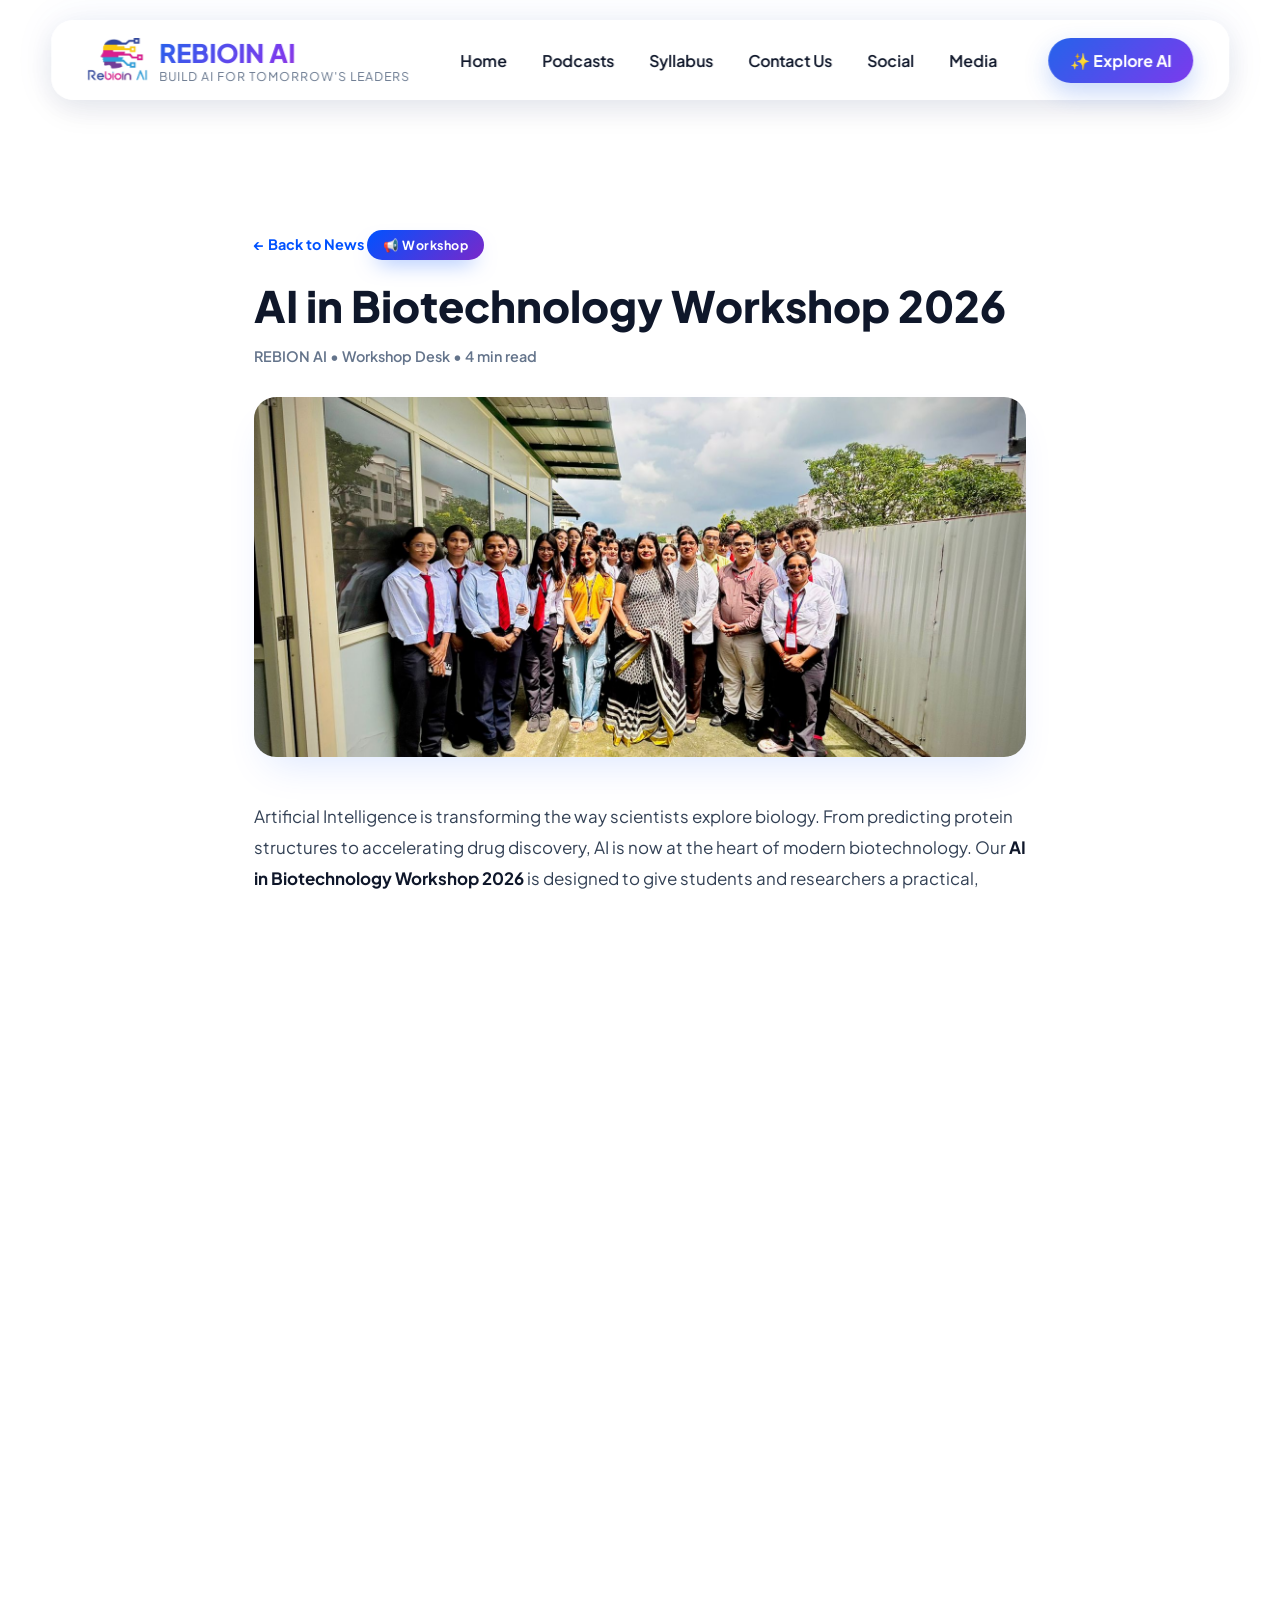
<file: blog-ai-workshop.html>
<!DOCTYPE html>
<html lang="en">
<head>
    <meta charset="UTF-8">
    <meta http-equiv="X-UA-Compatible" content="IE=edge">
    <meta name="viewport" content="width=device-width, initial-scale=1.0">
    <title>AI in Biotechnology Workshop 2026 - REBIOIN AI</title>
    <link rel="stylesheet" href="style.css">
    <link rel="stylesheet" href="blog.css">
</head>
<body>
    <nav class="navbar">
        <div class="logo">
            <span class="logo-icon"></span>
            <div class="logo-text">
                <h2>REBIOIN AI</h2>
                <span>BUILD AI FOR TOMORROW'S LEADERS</span>
            </div>
        </div>

        <ul class="nav-links">
            <li><a href="index.html">Home</a></li>
            <li><a href="podcase.html">Podcasts</a></li>
            <li><a href="sallybus.html">Syllabus</a></li>
            <li><a href="contact.html">Contact Us</a></li>
            <li><a href="social.html">Social</a></li>
            <li><a href="gallery.html">Media</a></li>
        </ul>

        <div class="nav-actions">
            <a href="https://urben.app/lms/" class="ai-btn" style="text-decoration:none;">✨ Explore AI</a>
        </div>
    </nav>

    <div id="main">
        <article class="blog-page">
            <a href="index.html" class="blog-back">&larr; Back to News</a>

            <span class="blog-tag">📢 Workshop</span>
            <h1 class="blog-title">AI in Biotechnology Workshop 2026</h1>
            <p class="blog-meta">REBION AI &bull; Workshop Desk &bull; 4 min read</p>

            <img src="images/18.jpeg" alt="AI in Biotechnology Workshop" class="blog-hero">

            <div class="blog-content">
                <p>
                    Artificial Intelligence is transforming the way scientists explore biology. From predicting
                    protein structures to accelerating drug discovery, AI is now at the heart of modern
                    biotechnology. Our <strong>AI in Biotechnology Workshop 2026</strong> is designed to give students
                    and researchers a practical, hands-on introduction to this exciting intersection.
                </p>

                <div class="blog-highlight">
                    A two-day, hands-on workshop that connects machine learning fundamentals with real biological
                    datasets and problems.
                </div>

                <h2>What You Will Learn</h2>
                <ul>
                    <li>Fundamentals of AI and machine learning for the life sciences</li>
                    <li>Working with biological and genomic datasets using Python</li>
                    <li>Sequence analysis, classification and prediction models</li>
                    <li>Introduction to tools used in bioinformatics and computational biology</li>
                    <li>Real-world case studies and guided mini-projects</li>
                </ul>

                <h2>Who Should Attend</h2>
                <p>
                    The workshop is ideal for undergraduate and postgraduate students of biotechnology,
                    microbiology, genetics, pharmacy and computer science, as well as faculty members and
                    research scholars who want to add AI skills to their scientific toolkit. No prior
                    programming experience is required.
                </p>

                <h2>Why It Matters</h2>
                <p>
                    Biotechnology is generating more data than ever before. The professionals who can combine
                    biological insight with AI and data skills will lead the next wave of discovery. This workshop
                    is a stepping stone toward that future and is aligned with REBION AI's mission of building AI
                    for tomorrow's leaders.
                </p>

                <h2>How to Register</h2>
                <p>
                    Seats are limited and allotted on a first-come, first-served basis. Reach out to our team
                    through the contact page to confirm dates, fees and your seat.
                </p>
            </div>

            <a class="blog-cta" href="contact.html">Register Your Seat &rarr;</a>
        </article>

        <section class="blog-related">
            <h2>More News &amp; Updates</h2>
            <div class="blog-related-grid">
                <a href="blog-bioinformatics.html">
                    <span>🔬 Research</span>
                    <h3>Bioinformatics Training Program Open</h3>
                </a>
                <a href="blog-lab-camp.html">
                    <span>🧬 Event</span>
                    <h3>Laboratory Skill Development Camp</h3>
                </a>
                <a href="blog-kp-singh.html">
                    <span>🎙 Podcast</span>
                    <h3>Interactive Session with Dr. K.P. Singh</h3>
                </a>
            </div>
        </section>
    </div>

    <script src="script.js"></script>
</body>
</html>
</file>
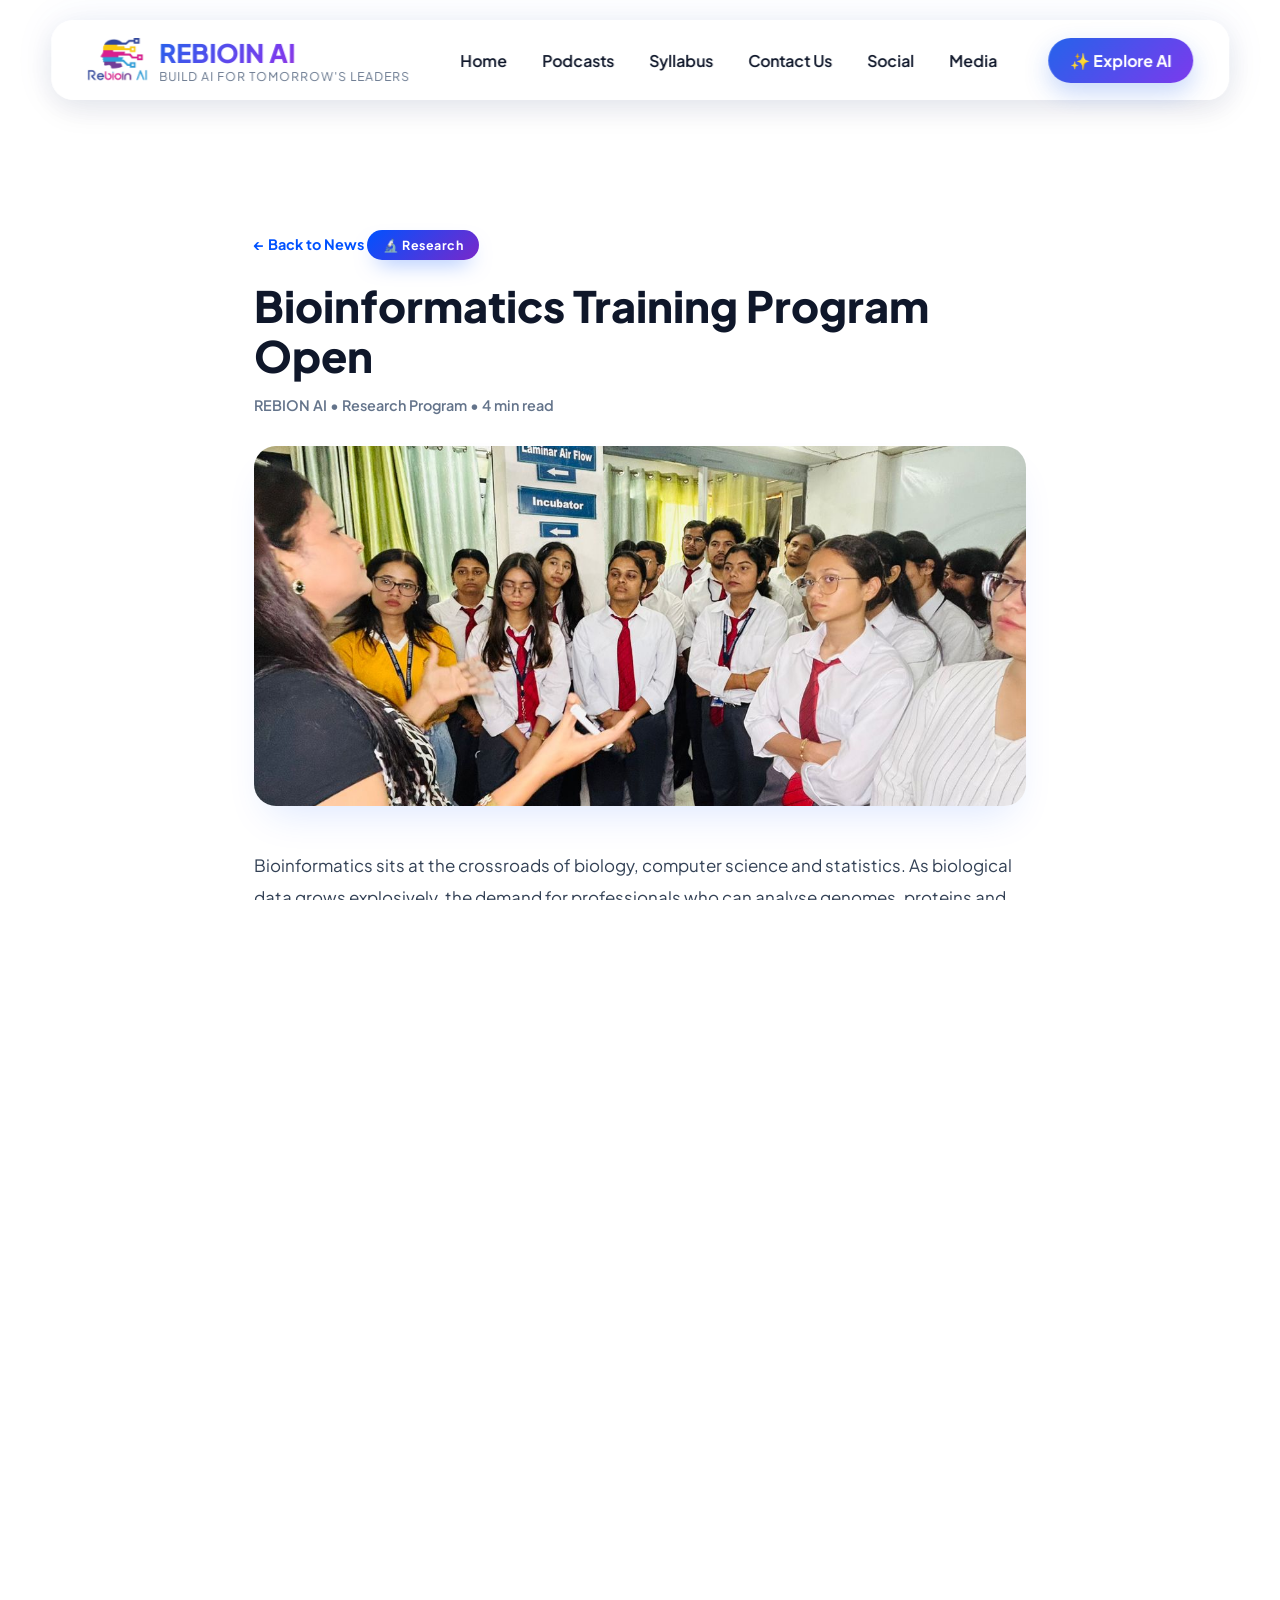
<file: blog-bioinformatics.html>
<!DOCTYPE html>
<html lang="en">
<head>
    <meta charset="UTF-8">
    <meta http-equiv="X-UA-Compatible" content="IE=edge">
    <meta name="viewport" content="width=device-width, initial-scale=1.0">
    <title>Bioinformatics Training Program Open - REBIOIN AI</title>
    <link rel="stylesheet" href="style.css">
    <link rel="stylesheet" href="blog.css">
</head>
<body>
    <nav class="navbar">
        <div class="logo">
            <span class="logo-icon"></span>
            <div class="logo-text">
                <h2>REBIOIN AI</h2>
                <span>BUILD AI FOR TOMORROW'S LEADERS</span>
            </div>
        </div>

        <ul class="nav-links">
            <li><a href="index.html">Home</a></li>
            <li><a href="podcase.html">Podcasts</a></li>
            <li><a href="sallybus.html">Syllabus</a></li>
            <li><a href="contact.html">Contact Us</a></li>
            <li><a href="social.html">Social</a></li>
            <li><a href="gallery.html">Media</a></li>
        </ul>

        <div class="nav-actions">
            <a href="https://urben.app/lms/" class="ai-btn" style="text-decoration:none;">✨ Explore AI</a>
        </div>
    </nav>

    <div id="main">
        <article class="blog-page">
            <a href="index.html" class="blog-back">&larr; Back to News</a>

            <span class="blog-tag">🔬 Research</span>
            <h1 class="blog-title">Bioinformatics Training Program Open</h1>
            <p class="blog-meta">REBION AI &bull; Research Program &bull; 4 min read</p>

            <img src="images/20.jpeg" alt="Bioinformatics training program" class="blog-hero">

            <div class="blog-content">
                <p>
                    Bioinformatics sits at the crossroads of biology, computer science and statistics. As biological
                    data grows explosively, the demand for professionals who can analyse genomes, proteins and
                    large-scale datasets has never been higher. Applications are now open for our
                    <strong>Bioinformatics Training Program</strong>.
                </p>

                <div class="blog-highlight">
                    A structured, hands-on program that turns biology students into confident data-savvy researchers.
                </div>

                <h2>Program Highlights</h2>
                <ul>
                    <li>Essential biology and molecular data fundamentals</li>
                    <li>Working with DNA, RNA and protein sequence data</li>
                    <li>Popular tools and databases used in modern research</li>
                    <li>Introduction to Python for biological data analysis</li>
                    <li>Interpreting results and preparing research-grade reports</li>
                </ul>

                <h2>Who Is It For</h2>
                <p>
                    Students and researchers from biotechnology, microbiology, genetics, biochemistry and related
                    fields who want to add computational skills to their profile. Recent graduates preparing for
                    research careers and industry roles will also benefit.
                </p>

                <h2>Learning Outcomes</h2>
                <p>
                    By the end of the program, participants will be able to retrieve biological data, run standard
                    analyses, interpret their results and communicate findings clearly. These are exactly the skills
                    sought after in research labs, pharma companies and AI-driven biotech startups.
                </p>

                <h2>How to Apply</h2>
                <p>
                    Applications are reviewed on a rolling basis. Contact our team to receive the detailed brochure,
                    eligibility criteria, schedule and fee structure.
                </p>
            </div>

            <a class="blog-cta" href="contact.html">Apply Now &rarr;</a>
        </article>

        <section class="blog-related">
            <h2>More News &amp; Updates</h2>
            <div class="blog-related-grid">
                <a href="blog-ai-workshop.html">
                    <span>📢 Workshop</span>
                    <h3>AI in Biotechnology Workshop 2026</h3>
                </a>
                <a href="blog-lab-camp.html">
                    <span>🧬 Event</span>
                    <h3>Laboratory Skill Development Camp</h3>
                </a>
                <a href="blog-internship.html">
                    <span>💼 Placement</span>
                    <h3>Industry Internship Applications Started</h3>
                </a>
            </div>
        </section>
    </div>

    <script src="script.js"></script>
</body>
</html>
</file>
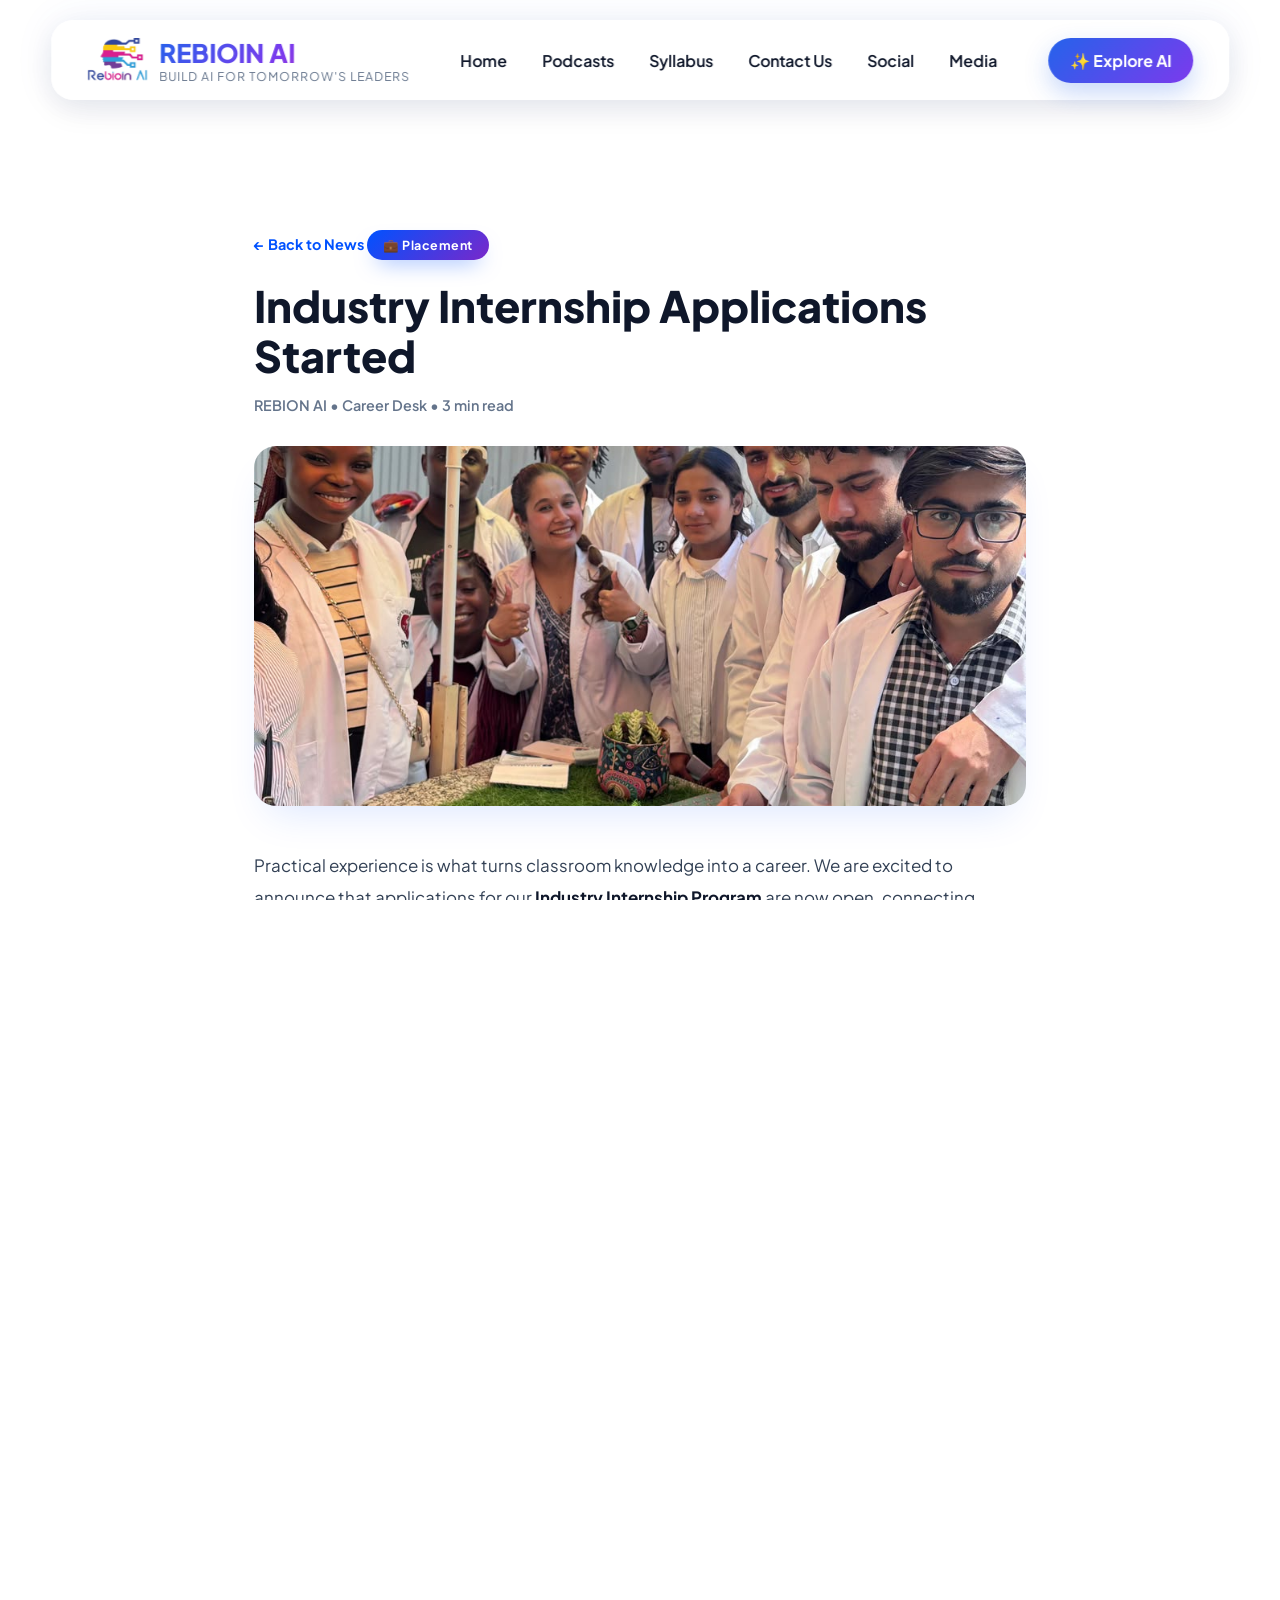
<file: blog-internship.html>
<!DOCTYPE html>
<html lang="en">
<head>
    <meta charset="UTF-8">
    <meta http-equiv="X-UA-Compatible" content="IE=edge">
    <meta name="viewport" content="width=device-width, initial-scale=1.0">
    <title>Industry Internship Applications Started - REBIOIN AI</title>
    <link rel="stylesheet" href="style.css">
    <link rel="stylesheet" href="blog.css">
</head>
<body>
    <nav class="navbar">
        <div class="logo">
            <span class="logo-icon"></span>
            <div class="logo-text">
                <h2>REBIOIN AI</h2>
                <span>BUILD AI FOR TOMORROW'S LEADERS</span>
            </div>
        </div>

        <ul class="nav-links">
            <li><a href="index.html">Home</a></li>
            <li><a href="podcase.html">Podcasts</a></li>
            <li><a href="sallybus.html">Syllabus</a></li>
            <li><a href="contact.html">Contact Us</a></li>
            <li><a href="social.html">Social</a></li>
            <li><a href="gallery.html">Media</a></li>
        </ul>

        <div class="nav-actions">
            <a href="https://urben.app/lms/" class="ai-btn" style="text-decoration:none;">✨ Explore AI</a>
        </div>
    </nav>

    <div id="main">
        <article class="blog-page">
            <a href="index.html" class="blog-back">&larr; Back to News</a>

            <span class="blog-tag">💼 Placement</span>
            <h1 class="blog-title">Industry Internship Applications Started</h1>
            <p class="blog-meta">REBION AI &bull; Career Desk &bull; 3 min read</p>

            <img src="images/24.jpeg" alt="Industry internship program" class="blog-hero">

            <div class="blog-content">
                <p>
                    Practical experience is what turns classroom knowledge into a career. We are excited to announce
                    that applications for our <strong>Industry Internship Program</strong> are now open, connecting
                    students with real-world projects in biotechnology, research and AI-driven life sciences.
                </p>

                <div class="blog-highlight">
                    Work on live projects, build a portfolio and gain the industry exposure that recruiters look for.
                </div>

                <h2>What the Internship Offers</h2>
                <ul>
                    <li>Hands-on work on real projects with mentorship</li>
                    <li>Exposure to research, data analysis and laboratory workflows</li>
                    <li>Guidance on professional communication and documentation</li>
                    <li>A certificate and portfolio-ready project experience</li>
                    <li>Networking with industry professionals and researchers</li>
                </ul>

                <h2>Who Can Apply</h2>
                <p>
                    Students in their final years of undergraduate or postgraduate study in biotechnology,
                    microbiology, biochemistry, computer science and related disciplines are encouraged to apply.
                    Freshers with a strong willingness to learn are equally welcome.
                </p>

                <h2>Selection Process</h2>
                <p>
                    Applications are shortlisted based on academic background and motivation. Shortlisted candidates
                    may be invited for a brief interaction before final selection.
                </p>

                <h2>Apply Early</h2>
                <p>
                    Internship slots are limited and filled quickly. Contact our career desk to submit your
                    application and receive further details.
                </p>
            </div>

            <a class="blog-cta" href="contact.html">Start Your Application &rarr;</a>
        </article>

        <section class="blog-related">
            <h2>More News &amp; Updates</h2>
            <div class="blog-related-grid">
                <a href="blog-bioinformatics.html">
                    <span>🔬 Research</span>
                    <h3>Bioinformatics Training Program Open</h3>
                </a>
                <a href="blog-lab-camp.html">
                    <span>🧬 Event</span>
                    <h3>Laboratory Skill Development Camp</h3>
                </a>
                <a href="blog-ai-workshop.html">
                    <span>📢 Workshop</span>
                    <h3>AI in Biotechnology Workshop 2026</h3>
                </a>
            </div>
        </section>
    </div>

    <script src="script.js"></script>
</body>
</html>
</file>
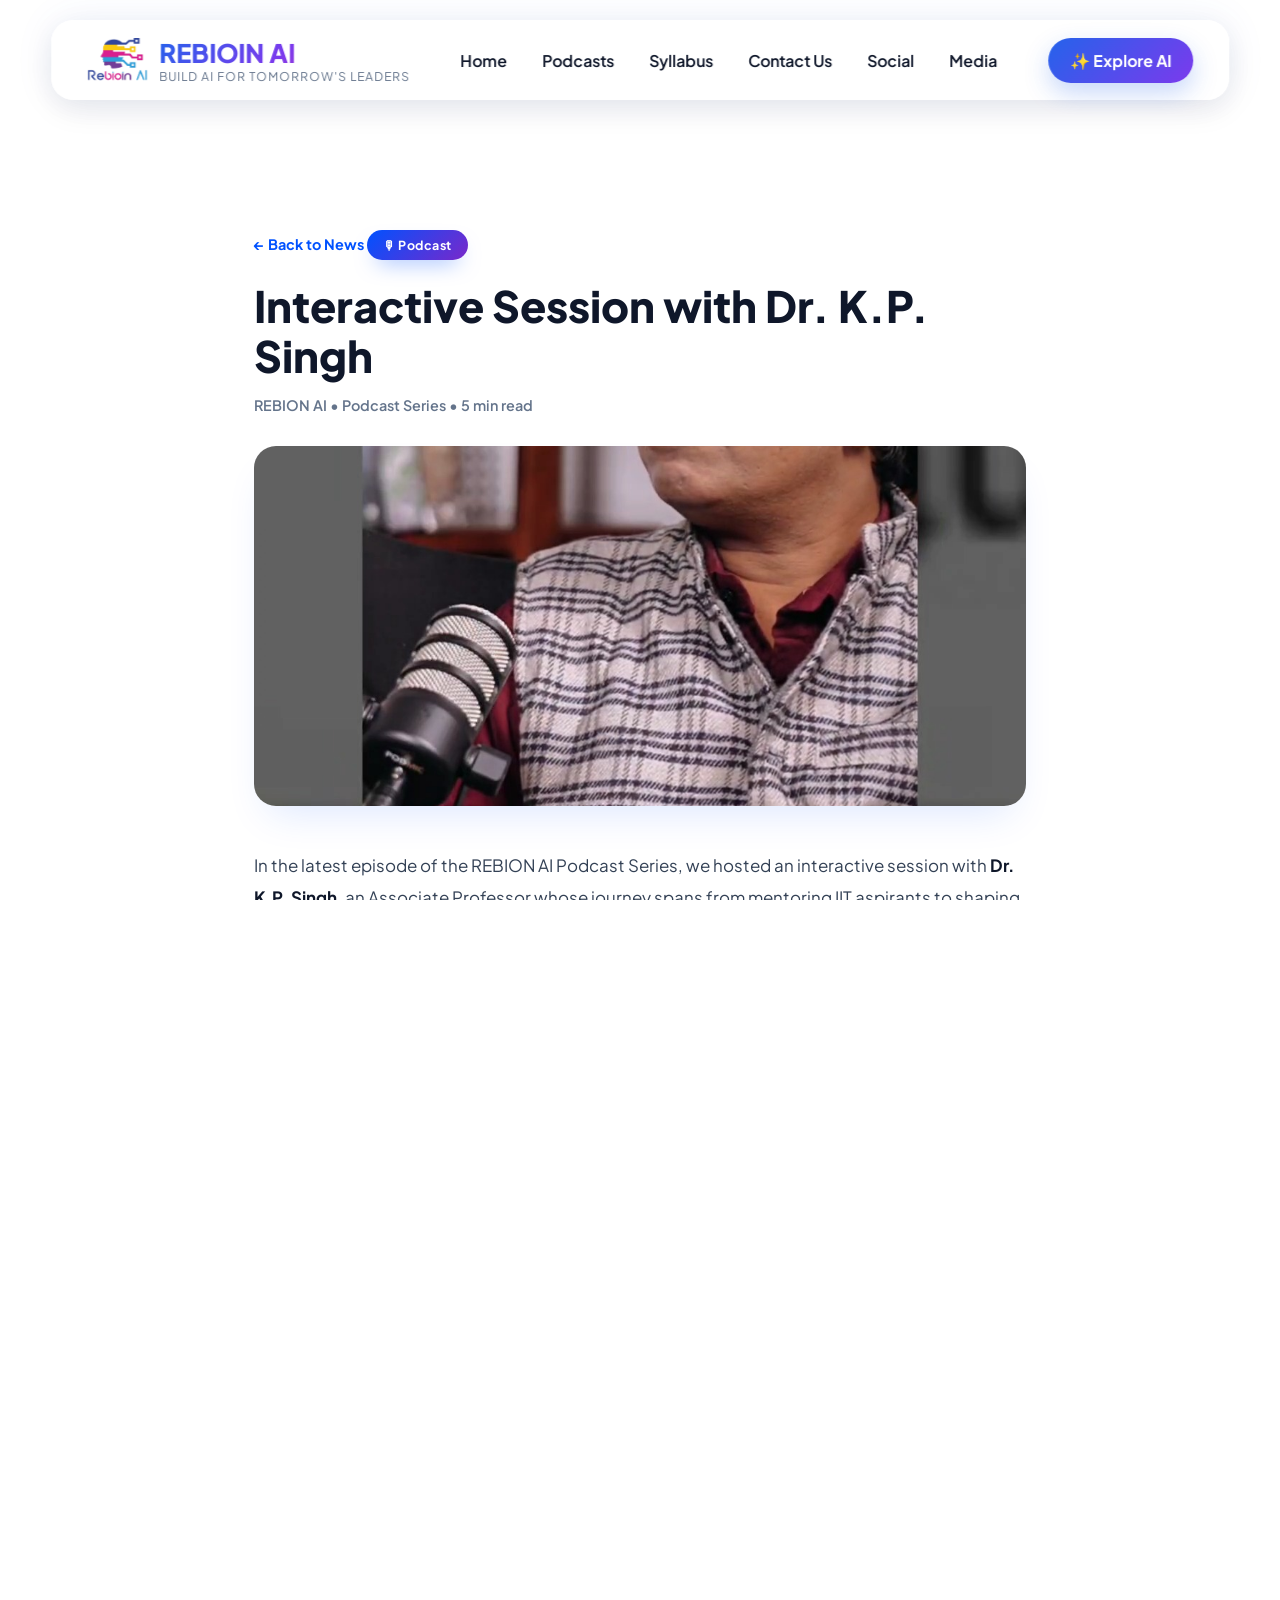
<file: blog-kp-singh.html>
<!DOCTYPE html>
<html lang="en">
<head>
    <meta charset="UTF-8">
    <meta http-equiv="X-UA-Compatible" content="IE=edge">
    <meta name="viewport" content="width=device-width, initial-scale=1.0">
    <title>Interactive Session with Dr. K.P. Singh - REBIOIN AI</title>
    <link rel="stylesheet" href="style.css">
    <link rel="stylesheet" href="blog.css">
</head>
<body>
    <nav class="navbar">
        <div class="logo">
            <span class="logo-icon"></span>
            <div class="logo-text">
                <h2>REBIOIN AI</h2>
                <span>BUILD AI FOR TOMORROW'S LEADERS</span>
            </div>
        </div>

        <ul class="nav-links">
            <li><a href="index.html">Home</a></li>
            <li><a href="podcase.html">Podcasts</a></li>
            <li><a href="sallybus.html">Syllabus</a></li>
            <li><a href="contact.html">Contact Us</a></li>
            <li><a href="social.html">Social</a></li>
            <li><a href="gallery.html">Media</a></li>
        </ul>

        <div class="nav-actions">
            <a href="https://urben.app/lms/" class="ai-btn" style="text-decoration:none;">✨ Explore AI</a>
        </div>
    </nav>

    <div id="main">
        <article class="blog-page">
            <a href="index.html" class="blog-back">&larr; Back to News</a>

            <span class="blog-tag">🎙 Podcast</span>
            <h1 class="blog-title">Interactive Session with Dr. K.P. Singh</h1>
            <p class="blog-meta">REBION AI &bull; Podcast Series &bull; 5 min read</p>

            <img src="images/kp.jpg" alt="Interactive session with Dr. K.P. Singh" class="blog-hero">

            <div class="blog-content">
                <p>
                    In the latest episode of the REBION AI Podcast Series, we hosted an interactive session with
                    <strong>Dr. K.P. Singh</strong>, an Associate Professor whose journey spans from mentoring
                    IIT aspirants to shaping the next generation of researchers and innovators.
                </p>

                <div class="blog-highlight">
                    A candid conversation on education, curiosity and building a meaningful career in science and research.
                </div>

                <h2>About the Guest</h2>
                <p>
                    Dr. K.P. Singh has guided countless students through the challenges of competitive examinations
                    and higher education. His experience as a mentor and academic gives him a unique perspective on
                    what it truly takes to succeed in the sciences.
                </p>

                <h2>Key Themes from the Session</h2>
                <ul>
                    <li>Choosing the right path after school and graduation</li>
                    <li>Preparing for competitive exams without losing curiosity</li>
                    <li>The mindset required for research and innovation</li>
                    <li>How students can combine fundamentals with modern skills like AI</li>
                    <li>Lessons from decades of teaching and mentoring</li>
                </ul>

                <h2>Our Favourite Takeaway</h2>
                <p>
                    "Curiosity is the real qualification." Dr. Singh emphasised that degrees and marks open doors,
                    but a genuine desire to ask questions and explore is what makes a lasting scientist.
                </p>

                <h2>Watch the Session</h2>
                <p>
                    The full interactive session is available in our podcast section. Whether you are a student,
                    a parent or an educator, you will find practical and inspiring ideas to take away.
                </p>
            </div>

            <a class="blog-cta" href="podcase.html">Listen to the Episode &rarr;</a>
        </article>

        <section class="blog-related">
            <h2>More News &amp; Updates</h2>
            <div class="blog-related-grid">
                <a href="blog-ai-workshop.html">
                    <span>📢 Workshop</span>
                    <h3>AI in Biotechnology Workshop 2026</h3>
                </a>
                <a href="blog-bioinformatics.html">
                    <span>🔬 Research</span>
                    <h3>Bioinformatics Training Program Open</h3>
                </a>
                <a href="blog-internship.html">
                    <span>💼 Placement</span>
                    <h3>Industry Internship Applications Started</h3>
                </a>
            </div>
        </section>
    </div>

    <script src="script.js"></script>
</body>
</html>
</file>
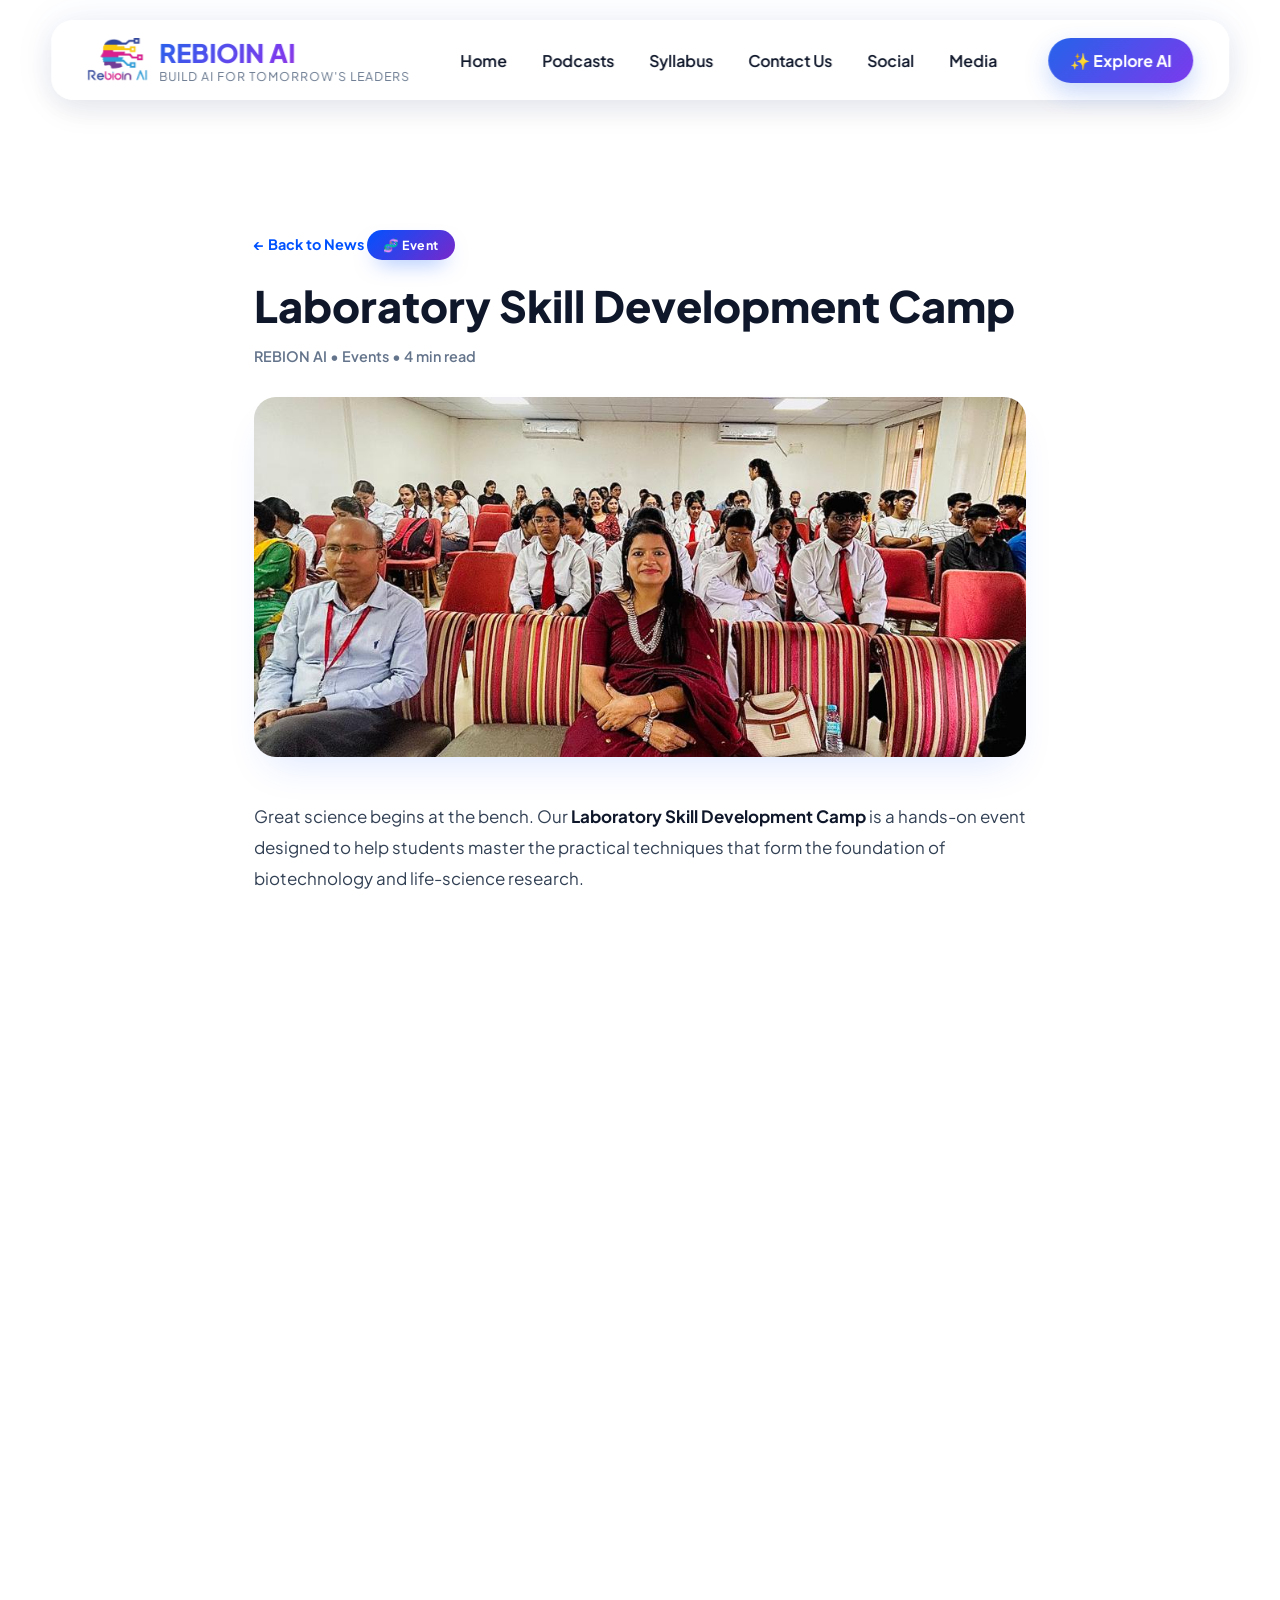
<file: blog-lab-camp.html>
<!DOCTYPE html>
<html lang="en">
<head>
    <meta charset="UTF-8">
    <meta http-equiv="X-UA-Compatible" content="IE=edge">
    <meta name="viewport" content="width=device-width, initial-scale=1.0">
    <title>Laboratory Skill Development Camp - REBIOIN AI</title>
    <link rel="stylesheet" href="style.css">
    <link rel="stylesheet" href="blog.css">
</head>
<body>
    <nav class="navbar">
        <div class="logo">
            <span class="logo-icon"></span>
            <div class="logo-text">
                <h2>REBIOIN AI</h2>
                <span>BUILD AI FOR TOMORROW'S LEADERS</span>
            </div>
        </div>

        <ul class="nav-links">
            <li><a href="index.html">Home</a></li>
            <li><a href="podcase.html">Podcasts</a></li>
            <li><a href="sallybus.html">Syllabus</a></li>
            <li><a href="contact.html">Contact Us</a></li>
            <li><a href="social.html">Social</a></li>
            <li><a href="gallery.html">Media</a></li>
        </ul>

        <div class="nav-actions">
            <a href="https://urben.app/lms/" class="ai-btn" style="text-decoration:none;">✨ Explore AI</a>
        </div>
    </nav>

    <div id="main">
        <article class="blog-page">
            <a href="index.html" class="blog-back">&larr; Back to News</a>

            <span class="blog-tag">🧬 Event</span>
            <h1 class="blog-title">Laboratory Skill Development Camp</h1>
            <p class="blog-meta">REBION AI &bull; Events &bull; 4 min read</p>

            <img src="images/28.jpeg" alt="Laboratory skill development camp" class="blog-hero">

            <div class="blog-content">
                <p>
                    Great science begins at the bench. Our <strong>Laboratory Skill Development Camp</strong> is a
                    hands-on event designed to help students master the practical techniques that form the foundation
                    of biotechnology and life-science research.
                </p>

                <div class="blog-highlight">
                    Learn by doing — real instruments, real protocols and real laboratory confidence.
                </div>

                <h2>Skills You Will Build</h2>
                <ul>
                    <li>Safe handling of laboratory equipment and reagents</li>
                    <li>Core techniques in molecular biology and microbiology</li>
                    <li>Accurate measurement, pipetting and sample preparation</li>
                    <li>Maintaining a scientific notebook and recording results</li>
                    <li>Basic troubleshooting and good laboratory practice</li>
                </ul>

                <h2>Why Hands-On Skills Matter</h2>
                <p>
                    Theory alone is never enough in the life sciences. Whether you are preparing for research,
                    higher studies or an industry role, the ability to confidently perform standard laboratory
                    procedures sets you apart and prepares you for real environments.
                </p>

                <h2>Camp Format</h2>
                <p>
                    The camp combines short demonstrations with extensive hands-on practice, guided by experienced
                    instructors. Participants work in small groups to ensure personal attention and plenty of
                    practice time.
                </p>

                <h2>Who Should Join</h2>
                <p>
                    Undergraduate and postgraduate students of biotechnology, microbiology, biochemistry and allied
                    fields, as well as faculty and technicians who want to refresh their practical skills.
                </p>

                <h2>Registration</h2>
                <p>
                    Seats are limited. Contact our team for camp dates, venue and registration details.
                </p>
            </div>

            <a class="blog-cta" href="contact.html">Reserve Your Spot &rarr;</a>
        </article>

        <section class="blog-related">
            <h2>More News &amp; Updates</h2>
            <div class="blog-related-grid">
                <a href="blog-ai-workshop.html">
                    <span>📢 Workshop</span>
                    <h3>AI in Biotechnology Workshop 2026</h3>
                </a>
                <a href="blog-bioinformatics.html">
                    <span>🔬 Research</span>
                    <h3>Bioinformatics Training Program Open</h3>
                </a>
                <a href="blog-internship.html">
                    <span>💼 Placement</span>
                    <h3>Industry Internship Applications Started</h3>
                </a>
            </div>
        </section>
    </div>

    <script src="script.js"></script>
</body>
</html>
</file>
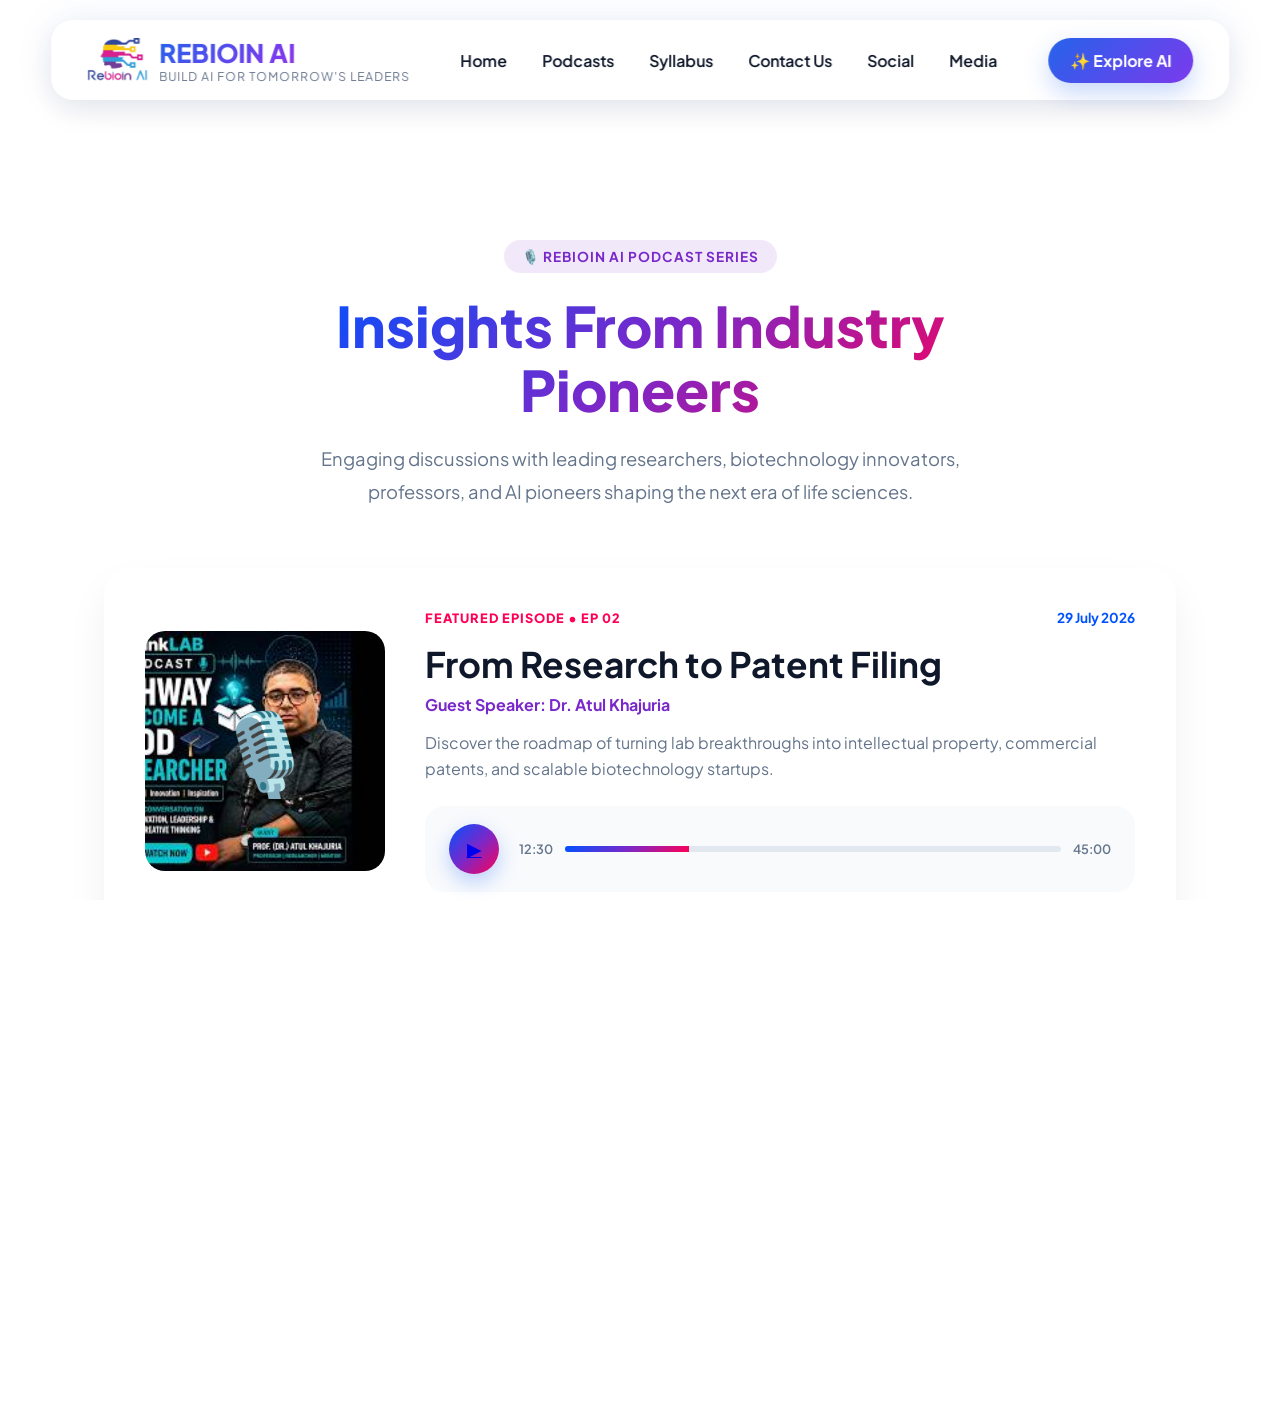
<file: podcase.html>
<!DOCTYPE html>
<html lang="en">
<head>
    <meta charset="UTF-8">
    <meta http-equiv="X-UA-Compatible" content="IE=edge">
    <meta name="viewport" content="width=device-width, initial-scale=1.0">
    <title>Podcasts | REBIOIN AI</title>
    <link rel="stylesheet" href="style.css">
    <style>
        /* Standalone Podcast Page Specific Styling */
        .podcast-hero {
            padding: 160px 8% 60px;
            text-align: center;
            max-width: 900px;
            margin: 0 auto;
        }

        .podcast-hero .badge {
            display: inline-block;
            padding: 8px 18px;
            border-radius: 50px;
            background: rgba(121, 40, 202, 0.1);
            color: var(--bright-purple);
            font-weight: 700;
            font-size: 0.85rem;
            letter-spacing: 1px;
            margin-bottom: 20px;
        }

        .podcast-hero h1 {
            font-size: 3.5rem;
            font-weight: 800;
            line-height: 1.15;
            background: var(--gradient-vivid);
            -webkit-background-clip: text;
            -webkit-text-fill-color: transparent;
            margin-bottom: 20px;
        }

        .podcast-hero p {
            color: var(--text-muted);
            font-size: 1.15rem;
            line-height: 1.8;
        }

        /* Podcast Container Layout */
        .podcast-container-page {
            max-width: 1200px;
            margin: 0 auto 100px;
            padding: 0 5%;
            display: flex;
            flex-direction: column;
            gap: 40px;
        }

        /* Player Card */
        .featured-player {
            background: rgba(255, 255, 255, 0.85);
            backdrop-filter: blur(25px);
            border: 1px solid rgba(255, 255, 255, 0.6);
            border-radius: 28px;
            padding: 40px;
            box-shadow: 0 20px 40px rgba(0, 0, 0, 0.06);
            display: flex;
            gap: 40px;
            align-items: center;
        }

        .player-cover {
            width: 240px;
            height: 240px;
            border-radius: 20px;
            /* background: var(--gradient-vivid); */
            background-image: url('images/podcast.jpg');
            background-size: cover;
            background-position: right center;
            background-repeat: no-repeat;
            display: flex;
            align-items: center;
            justify-content: center;
            font-size: 5rem;
            flex-shrink: 0;
            /* box-shadow: 0 15px 30px rgba(0, 82, 255, 0.2); */
        }

        .player-content {
            flex: 1;
        }

        .player-status {
            display: flex;
            justify-content: space-between;
            align-items: center;
            margin-bottom: 15px;
        }

        .status-badge {
            font-size: 0.8rem;
            font-weight: 800;
            color: var(--bright-pink);
            letter-spacing: 1px;
            text-transform: uppercase;
        }

        .podcast-meta-date {
            font-size: 0.85rem;
            color: var(--bright-blue);
            font-weight: 700;
        }

        .player-content h2 {
            font-size: 2.2rem;
            color: var(--text-dark);
            margin-bottom: 8px;
        }

        .guest-title {
            font-size: 1rem;
            color: var(--bright-purple);
            font-weight: 700;
            margin-bottom: 15px;
        }

        .player-content p {
            color: var(--text-muted);
            line-height: 1.6;
            margin-bottom: 25px;
        }

        /* Audio Controls */
        .custom-audio-bar {
            background: var(--bg-subtle);
            border-radius: 20px;
            padding: 18px 24px;
            display: flex;
            align-items: center;
            gap: 20px;
        }

        .play-pause-btn {
            width: 50px;
            height: 50px;
            border-radius: 50%;
            border: none;
            background: var(--gradient-vivid);
            color: #fff;
            font-size: 1.2rem;
            cursor: pointer;
            display: flex;
            align-items: center;
            justify-content: center;
            box-shadow: 0 8px 20px rgba(0, 82, 255, 0.25);
            transition: transform 0.2s ease;
        }

        .play-pause-btn:hover {
            transform: scale(1.05);
        }

        .progress-container {
            flex: 1;
            display: flex;
            align-items: center;
            gap: 12px;
        }

        .track-time {
            font-size: 0.8rem;
            color: var(--text-muted);
            font-weight: 600;
        }

        .progress-line {
            flex: 1;
            height: 6px;
            background: #e2e8f0;
            border-radius: 10px;
            position: relative;
            cursor: pointer;
            overflow: hidden;
        }

        .progress-fill {
            width: 25%;
            height: 100%;
            background: var(--gradient-vivid);
        }

        /* Episodes List Grid */
        .episodes-grid {
            display: grid;
            grid-template-columns: repeat(auto-fit, minmax(320px, 1fr));
            gap: 25px;
        }

        .episode-card {
            background: rgba(255, 255, 255, 0.8);
            backdrop-filter: blur(15px);
            border: 1px solid rgba(255, 255, 255, 0.5);
            border-radius: 22px;
            padding: 28px;
            box-shadow: 0 15px 30px rgba(0,0,0,0.04);
            display: flex;
            flex-direction: column;
            justify-content: space-between;
            transition: transform 0.3s ease, box-shadow 0.3s ease;
        }

        .episode-card:hover {
            transform: translateY(-8px);
            box-shadow: 0 20px 40px rgba(0,0,0,0.08);
        }

        .ep-card-header {
            display: flex;
            justify-content: space-between;
            align-items: center;
            margin-bottom: 15px;
        }

        .ep-badge {
            background: rgba(0, 82, 255, 0.1);
            color: var(--bright-blue);
            font-weight: 800;
            font-size: 0.8rem;
            padding: 6px 12px;
            border-radius: 10px;
        }

        .ep-card-title {
            font-size: 1.4rem;
            color: var(--text-dark);
            margin-bottom: 8px;
        }

        .ep-card-desc {
            color: var(--text-muted);
            font-size: 0.95rem;
            line-height: 1.6;
            margin-bottom: 20px;
        }

        .ep-card-footer {
            display: flex;
            justify-content: space-between;
            align-items: center;
            border-top: 1px solid #e2e8f0;
            padding-top: 15px;
        }

        .play-link-btn {
            background: transparent;
            border: 2px solid var(--bright-blue);
            color: var(--bright-blue);
            padding: 8px 18px;
            border-radius: 50px;
            font-weight: 700;
            font-size: 0.85rem;
            cursor: pointer;
            transition: 0.3s;
        }

        .play-link-btn:hover {
            background: var(--bright-blue);
            color: #fff;
        }

        @media (max-width: 900px) {
            .featured-player {
                flex-direction: column;
                padding: 25px;
            }
            .player-cover {
                width: 100%;
                height: 180px;
            }
            .podcast-hero h1 {
                font-size: 2.4rem;
            }
        }
    </style>
</head>
<body>

    <!-- Unified Navigation Bar -->
    <nav class="navbar">
        <div class="logo">
            <span class="logo-icon"></span>
            <div class="logo-text">
                <h2>REBIOIN AI</h2>
                <span>BUILD AI FOR TOMORROW'S LEADERS</span>
            </div>
        </div>

        <ul class="nav-links">
            <li><a href="index.html">Home</a></li>
            <li><a href="podcase.html" class="active">Podcasts</a></li>
            <li><a href="sallybus.html">Syllabus</a></li>
            <li><a href="contact.html">Contact Us</a></li>
            <li><a href="social.html">Social</a></li>
            <li><a href="gallery.html">Media</a></li>
        </ul>

        <div class="nav-actions">
            <a href="https://urben.app/lms/" class="ai-btn" style="text-decoration:none;">✨ Explore AI</a>
        </div>
    </nav>

    <!-- Page Header Section -->
    <div class="podcast-hero">
        <span class="badge">🎙️ REBIOIN AI PODCAST SERIES</span>
        <h1>Insights From Industry Pioneers</h1>
        <p>
            Engaging discussions with leading researchers, biotechnology innovators, professors, and AI pioneers shaping the next era of life sciences.
        </p>
    </div>

    <!-- Main Podcast Section -->
    <div class="podcast-container-page">

        <!-- Featured / Latest Episode -->
        <div class="featured-player">
            <div class="player-cover">🎙️</div>
            <div class="player-content">
                <div class="player-status">
                    <span class="status-badge">FEATURED EPISODE • EP 02</span>
                    <span class="podcast-meta-date">29 July 2026</span>
                </div>
                <h2>From Research to Patent Filing</h2>
                <div class="guest-title">Guest Speaker: Dr. Atul Khajuria</div>
                <p>
                    Discover the roadmap of turning lab breakthroughs into intellectual property, commercial patents, and scalable biotechnology startups.
                </p>

                <!-- Audio Player UI -->
                <div class="custom-audio-bar">
                    <button class="play-pause-btn" id="mainPlayBtn"><a href="https://youtu.be/MvH_GROD-t8">▶</a></button>
                    <div class="progress-container">
                        <span class="track-time">12:30</span>
                        <div class="progress-line">
                            <div class="progress-fill"></div>
                        </div>
                        <span class="track-time">45:00</span>
                    </div>
                </div>
            </div>
        </div>

        <!-- All Episodes Grid -->
        <h3 style="font-size: 1.6rem; color: var(--text-dark);">All Episodes</h3>
        
        <div class="episodes-grid">
            
            <div class="episode-card">
                <div>
                    <div class="ep-card-header">
                        <span class="ep-badge">EP 02</span>
                        <span class="podcast-meta-date">29 July 2026</span>
                    </div>
                    <h4 class="ep-card-title">Dr. Atul Khajuria</h4>
                    <p class="ep-card-desc">
                        A detailed breakdown of translating scientific discovery into intellectual property and patent filings.
                    </p>
                </div>
                <div class="ep-card-footer">
                    <span class="track-time">45 mins</span>
                    <button class="play-link-btn"><a href="https://youtu.be/MvH_GROD-t8">Play Episode</a></button>
                </div>
            </div>

            <div class="episode-card">
                <div>
                    <div class="ep-card-header">
                        <span class="ep-badge">EP 01</span>
                        <span class="podcast-meta-date">25 July 2026</span>
                    </div>
                    <h4 class="ep-card-title">Journey of Dr. K.P. Singh</h4>
                    <p class="ep-card-desc">
                        From mentoring IIT aspirants to becoming an Associate Professor in scientific innovation and education.
                    </p>
                </div>
                <div class="ep-card-footer">
                    <span class="track-time">52 mins</span>
                    <button class="play-link-btn"><a href="https://youtu.be/i3cqExp2cpE">Play Episode</a></button>
                </div>
            </div>

            <div class="episode-card">
                <div>
                    <div class="ep-card-header">
                        <span class="ep-badge" style="background: rgba(217,27,150,0.1); color: var(--bright-pink);">EP 03</span>
                        <span class="podcast-meta-date">Coming Soon</span>
                    </div>
                    <h4 class="ep-card-title">AI in Drug Discovery</h4>
                    <p class="ep-card-desc">
                        Exploring machine learning algorithms for genomic sequence prediction and modern molecular design.
                    </p>
                </div>
                <div class="ep-card-footer">
                    <span class="track-time">TBA</span>
                    <button class="play-link-btn" disabled style="opacity: 0.5; cursor: not-allowed;">Upcoming</button>
                </div>
            </div>

        </div>

    </div>

    <script>
        // Simple Audio Toggle Mock
        const playBtn = document.getElementById('mainPlayBtn');
        let isPlaying = false;

        playBtn.addEventListener('click', () => {
            isPlaying = !isPlaying;
            playBtn.textContent = isPlaying ? '❚❚' : '▶';
        });
    </script>
</body>
</html>
</file>
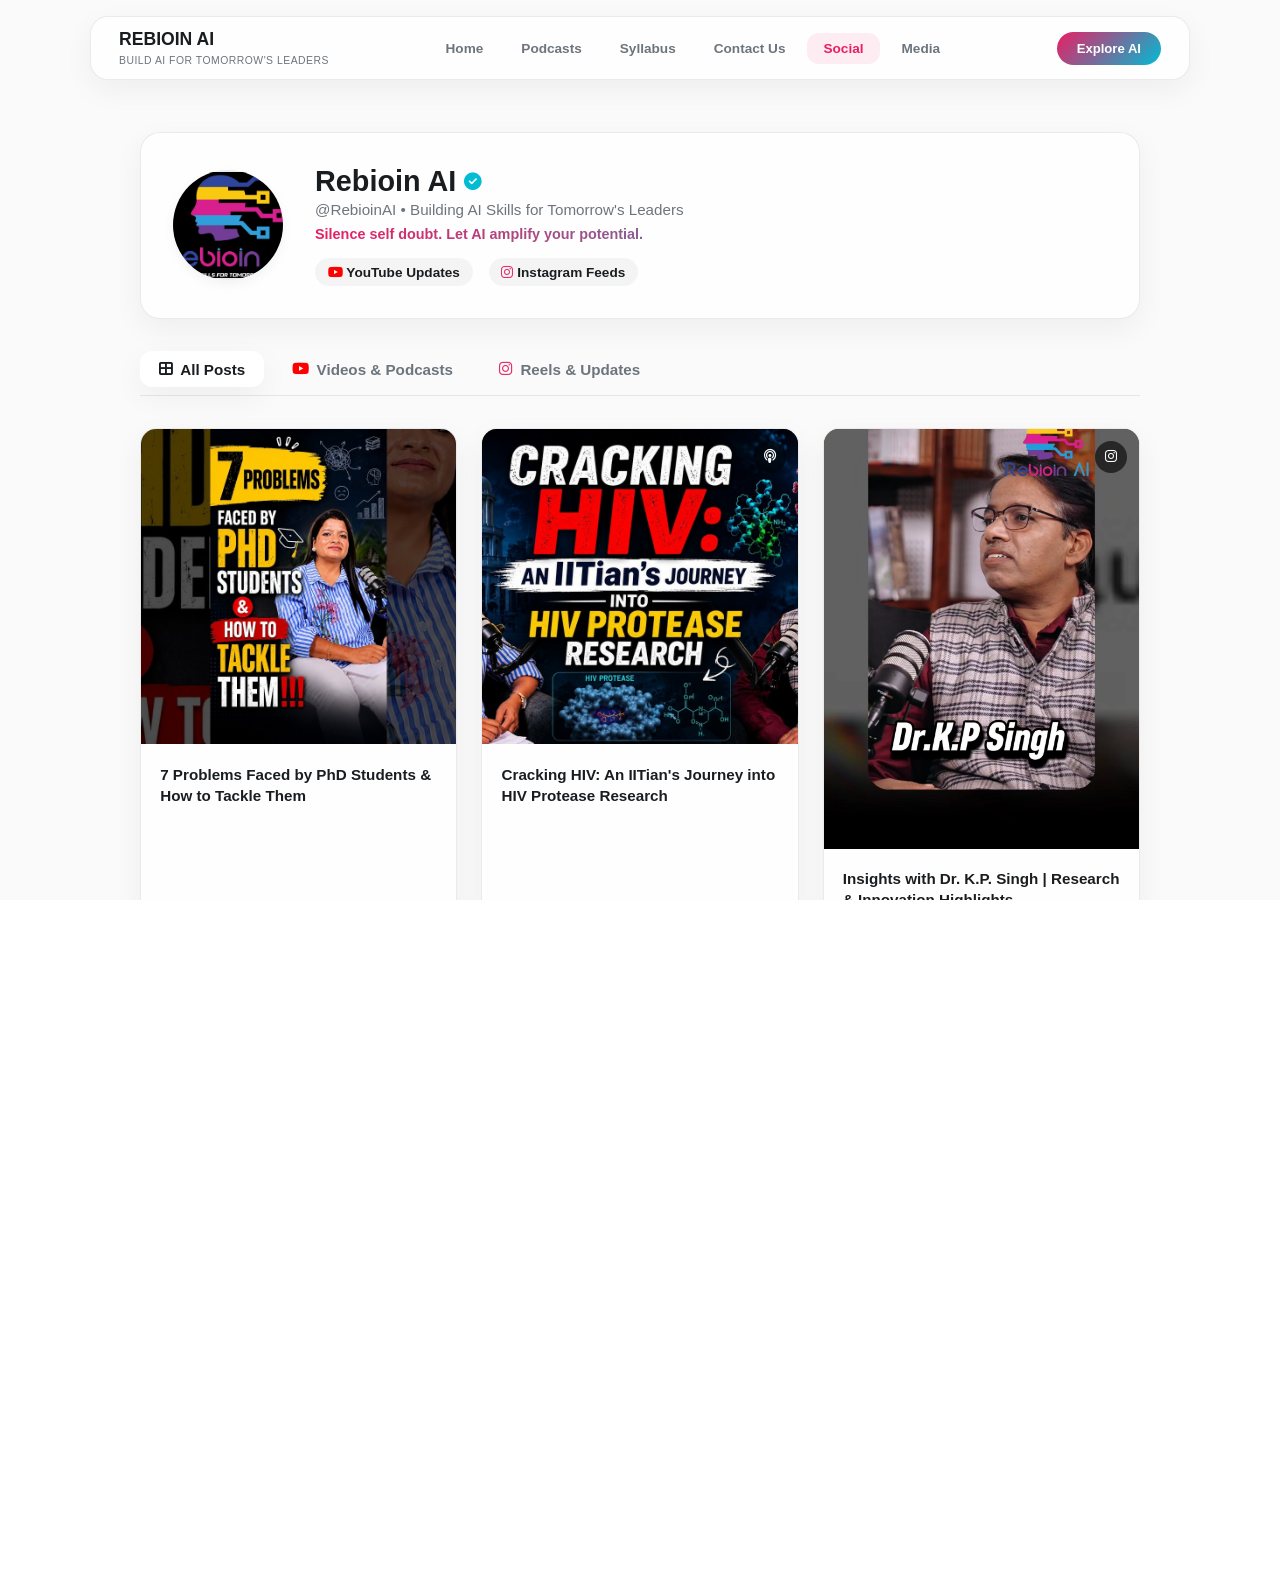
<file: social.html>
<!DOCTYPE html>
<html lang="en">
<head>
    <meta charset="UTF-8">
    <meta name="viewport" content="width=device-width, initial-scale=1.0">
    <title>Rebioin AI - Social Hub</title>
    <link rel="stylesheet" href="style.css">
    <link href="https://cdnjs.cloudflare.com/ajax/libs/font-awesome/6.4.0/css/all.min.css" rel="stylesheet">
    <style>
        :root {
            --bg-color: #FAFAFA;
            --card-bg: rgba(255, 255, 255, 0.75);
            --card-border: rgba(0, 0, 0, 0.08);
            --text-main: #1A1D20;
            --text-muted: #6C757D;
            --accent-pink: #E91E63;
            --accent-blue: #00BCD4;
            --shadow: 0 10px 30px rgba(0, 0, 0, 0.05);
            --shadow-hover: 0 15px 35px rgba(0, 0, 0, 0.1);
        }

        * {
            margin: 0;
            padding: 0;
            box-sizing: border-box;
            font-family: -apple-system, BlinkMacSystemFont, 'Segoe UI', Roboto, Helvetica, Arial, sans-serif;
        }

        body {
            background-color: var(--bg-color);
            color: var(--text-main);
            padding: 2rem 1rem;
            min-height: 100vh;
        }

        .container {
            max-width: 1000px;
            margin: 0 auto;
        }

        /* Channel Banner Header */
        .brand-header {
            background: var(--card-bg);
            backdrop-filter: blur(12px);
            border: 1px solid var(--card-border);
            border-radius: 20px;
            padding: 2rem;
            margin-bottom: 2rem;
            box-shadow: var(--shadow);
            display: flex;
            align-items: center;
            gap: 2rem;
            flex-wrap: wrap;
        }

        .brand-avatar {
            width: 110px;
            height: 110px;
            border-radius: 50%;
            /* background: #fff; */
            background-image: url("images/logo.jpeg");
            background-size: cover;
            background-position: center;
            background-repeat: no-repeat;

            border: 2px solid var(--card-border);
            display: flex;
            align-items: center;
            justify-content: center;
            box-shadow: 0 4px 12px rgba(0,0,0,0.05);
            font-weight: 700;
            color: var(--accent-pink);
            font-size: 1.2rem;
            overflow: hidden;
        }

        .brand-avatar img {
            width: 100%;
            height: 100%;
            object-fit: cover;
        }

        .brand-info {
            flex: 1;
        }

        .brand-title {
            font-size: 1.8rem;
            font-weight: 700;
            margin-bottom: 0.2rem;
            display: flex;
            align-items: center;
            gap: 0.5rem;
        }

        .brand-subtitle {
            color: var(--text-muted);
            font-size: 0.95rem;
            margin-bottom: 0.5rem;
        }

        .brand-tagline {
            font-size: 0.9rem;
            font-weight: 600;
            background: linear-gradient(90deg, var(--accent-pink), var(--accent-blue));
            -webkit-background-clip: text;
            -webkit-text-fill-color: transparent;
        }

        .stats-pills {
            display: flex;
            gap: 1rem;
            margin-top: 1rem;
        }

        .pill {
            background: rgba(0, 0, 0, 0.04);
            padding: 0.4rem 0.8rem;
            border-radius: 20px;
            font-size: 0.85rem;
            font-weight: 600;
        }

        /* Platform Navigation Tabs */
        .tabs {
            display: flex;
            gap: 0.5rem;
            margin-bottom: 2rem;
            border-bottom: 1px solid var(--card-border);
            padding-bottom: 0.5rem;
        }

        .tab-btn {
            background: transparent;
            border: none;
            padding: 0.6rem 1.2rem;
            border-radius: 12px;
            font-size: 0.95rem;
            font-weight: 600;
            color: var(--text-muted);
            cursor: pointer;
            transition: all 0.2s ease;
            display: flex;
            align-items: center;
            gap: 0.5rem;
        }

        .tab-btn.active, .tab-btn:hover {
            background: #fff;
            color: var(--text-main);
            box-shadow: var(--shadow);
        }

        /* Feeds Grid */
        .feed-grid {
            display: grid;
            grid-template-columns: repeat(auto-fill, minmax(280px, 1fr));
            gap: 1.5rem;
        }

        .media-card {
            background: var(--card-bg);
            backdrop-filter: blur(10px);
            border: 1px solid var(--card-border);
            border-radius: 16px;
            overflow: hidden;
            box-shadow: var(--shadow);
            transition: transform 0.2s ease, box-shadow 0.2s ease;
            display: flex;
            flex-direction: column;
        }

        .media-card:hover {
            transform: translateY(-4px);
            box-shadow: var(--shadow-hover);
        }

        .card-preview {
            position: relative;
            width: 100%;
            padding-top: 100%; /* 1:1 Aspect Ratio default */
            /* background: #EAEAEA; */
            background-image: url("images/7p.jpg");
            background-size: cover;
            background-position: center;
            background-repeat: no-repeat;
        }

        .card-preview.vertical {
            padding-top: 133%; /* 4:5 Aspect Ratio for Reels/Shorts */
        }

        .card-preview img {
            position: absolute;
            top: 0;
            left: 0;
            width: 100%;
            height: 100%;
            object-fit: cover;
        }

        .badge-icon {
            position: absolute;
            top: 12px;
            right: 12px;
            background: rgba(0, 0, 0, 0.6);
            color: #fff;
            width: 32px;
            height: 32px;
            border-radius: 50%;
            display: flex;
            align-items: center;
            justify-content: center;
            font-size: 0.85rem;
            backdrop-filter: blur(4px);
        }

        .card-content {
            padding: 1.2rem;
            display: flex;
            flex-direction: column;
            flex: 1;
            justify-content: space-between;
        }

        .card-title {
            font-size: 0.95rem;
            font-weight: 600;
            line-height: 1.4;
            margin-bottom: 0.8rem;
            display: -webkit-box;
            -webkit-line-clamp: 2;
            -webkit-box-orient: vertical;
            overflow: hidden;
        }

        .card-footer {
            display: flex;
            justify-content: space-between;
            align-items: center;
            font-size: 0.8rem;
            color: var(--text-muted);
            border-top: 1px solid var(--card-border);
            padding-top: 0.8rem;
            margin-top: auto;
        }

        .card-stats {
            display: flex;
            gap: 0.8rem;
        }

        .card-stats span {
            display: flex;
            align-items: center;
            gap: 0.3rem;
        }

        .action-link {
            color: var(--text-main);
            text-decoration: none;
            font-weight: 600;
        }

        /* Custom Platform Brand Colors */
        .yt-color { color: #FF0000; }
        .ig-color { color: #E1306C; }

        /* Navbar */
        .site-nav {
            position: fixed;
            top: 16px;
            left: 50%;
            transform: translateX(-50%);
            width: min(1100px, 92%);
            z-index: 999;

            display: flex;
            align-items: center;
            justify-content: space-between;
            padding: 0 28px;
            height: 64px;

            background: var(--card-bg);
            backdrop-filter: blur(16px);
            -webkit-backdrop-filter: blur(16px);
            border: 1px solid var(--card-border);
            border-radius: 18px;
            box-shadow: var(--shadow);
        }

        .site-nav .nav-logo {
            display: flex;
            align-items: center;
            gap: 10px;
            text-decoration: none;
        }

        .site-nav .nav-logo h2 {
            font-size: 1.1rem;
            font-weight: 700;
            color: var(--text-main);
        }

        .site-nav .nav-logo small {
            font-size: 0.65rem;
            color: var(--text-muted);
            letter-spacing: 0.5px;
        }

        .site-nav .nav-links {
            display: flex;
            align-items: center;
            gap: 6px;
            list-style: none;
            margin: 0;
            padding: 0;
        }

        .site-nav .nav-links a {
            display: block;
            padding: 8px 16px;
            text-decoration: none;
            color: var(--text-muted);
            font-size: 0.85rem;
            font-weight: 600;
            border-radius: 12px;
            transition: all 0.2s ease;
        }

        .site-nav .nav-links a:hover {
            color: var(--text-main);
            background: rgba(0, 0, 0, 0.04);
        }

        .site-nav .nav-links a.active {
            color: var(--accent-pink);
            background: rgba(233, 30, 99, 0.08);
        }

        .site-nav .nav-cta {
            padding: 9px 20px;
            border: none;
            border-radius: 50px;
            background: linear-gradient(135deg, var(--accent-pink), var(--accent-blue));
            color: #fff;
            font-size: 0.82rem;
            font-weight: 700;
            cursor: pointer;
            transition: all 0.2s ease;
        }

        .site-nav .nav-cta:hover {
            transform: translateY(-2px);
            box-shadow: 0 6px 18px rgba(233, 30, 99, 0.2);
        }

        .site-nav .nav-cta a {
            color: inherit;
            text-decoration: none;
        }

        .site-nav .nav-toggle {
            display: none;
            background: none;
            border: 1px solid var(--card-border);
            border-radius: 10px;
            padding: 6px 10px;
            color: var(--text-main);
            font-size: 1.2rem;
            cursor: pointer;
        }

        @media (max-width: 850px) {
            .site-nav {
                flex-wrap: wrap;
                height: auto;
                padding: 12px 16px;
            }
            .site-nav .nav-toggle {
                display: block;
            }
            .site-nav .nav-links {
                display: none;
                flex-direction: column;
                width: 100%;
                gap: 0;
                margin-top: 10px;
            }
            .site-nav .nav-links.open {
                display: flex;
            }
            .site-nav .nav-links a {
                width: 100%;
                text-align: center;
                padding: 12px;
                border-bottom: 1px solid var(--card-border);
            }
            .site-nav .nav-cta-wrap {
                display: none;
                width: 100%;
                margin-top: 8px;
            }
            .site-nav .nav-cta-wrap.open {
                display: block;
            }
            .site-nav .nav-cta {
                width: 100%;
                text-align: center;
            }
        }
    </style>
</head>
<body>

    <nav class="site-nav">
        <div class="nav-logo">
            <div>
                <h2>REBIOIN AI</h2>
                <small>BUILD AI FOR TOMORROW'S LEADERS</small>
            </div>
        </div>

        <button class="nav-toggle" onclick="document.querySelector('.nav-links').classList.toggle('open'); document.querySelector('.nav-cta-wrap').classList.toggle('open');" type="button">&#9776;</button>

        <ul class="nav-links">
            <li><a href="index.html">Home</a></li>
            <li><a href="podcase.html">Podcasts</a></li>
            <li><a href="sallybus.html">Syllabus</a></li>
            <li><a href="contact.html">Contact Us</a></li>
            <li><a href="social.html" class="active">Social</a></li>
            <li><a href="gallery.html">Media</a></li>
        </ul>

        <div class="nav-cta-wrap">
            <button class="nav-cta"><a href="https://urben.app/lms/">Explore AI</a></button>
        </div>
    </nav>

    <div class="container" style="margin-top: 100px;">
        <!-- Social Header -->
        <header class="brand-header">
            <div class="brand-avatar">
                <!-- Replace src with your profile logo -->
                <!-- <div style="font-size: 1rem; font-weight: bold; text-align: center;">Rebioin<br>AI</div> -->
            </div>
            <div class="brand-info">
                <h1 class="brand-title">Rebioin AI <i class="fa-solid fa-circle-check" style="color: #00BCD4; font-size: 1.1rem;"></i></h1>
                <p class="brand-subtitle">@RebioinAI • Building AI Skills for Tomorrow's Leaders</p>
                <p class="brand-tagline">Silence self doubt. Let AI amplify your potential.</p>
                <div class="stats-pills">
                    <span class="pill"><i class="fa-brands fa-youtube yt-color"></i> YouTube Updates</span>
                    <span class="pill"><i class="fa-brands fa-instagram ig-color"></i> Instagram Feeds</span>
                </div>
            </div>
        </header>

        <!-- Navigation Tabs -->
        <div class="tabs">
            <button class="tab-btn active"><i class="fa-solid fa-border-all"></i> All Posts</button>
            <button class="tab-btn"><i class="fa-brands fa-youtube yt-color"></i> Videos & Podcasts</button>
            <button class="tab-btn"><i class="fa-brands fa-instagram ig-color"></i> Reels & Updates</button>
        </div>

        <!-- Media Grid -->
        <main class="feed-grid">

            <!-- Item 1: YouTube Video -->
            <article class="media-card">
                <div class="card-preview">
                    <!-- Placeholder image matching content -->
                    <!-- <div style="position: absolute; inset:0; background: #e0e0e0; display:flex; align-items:center; justify-content:center; color:#888;">
                        <i class="fa-solid fa-graduation-cap fa-3x"></i>
                    </div>
                    <span class="badge-icon"><i class="fa-brands fa-youtube"></i></span> -->
                </div>
                <div class="card-content">
                    <h2 class="card-title">7 Problems Faced by PhD Students & How to Tackle Them</h2>
                    <div class="card-footer">
                        <div class="card-stats">
                            <span><i class="fa-regular fa-eye"></i> 45</span>
                            <span><i class="fa-regular fa-clock"></i> 5d ago</span>
                        </div>
                        <a href="https://youtu.be/-kgulSq_9Bg" class="action-link">Watch <i class="fa-solid fa-arrow-up-right-from-square"></i></a>
                    </div>
                </div>
            </article>

            <!-- Item 2: Podcast Video -->
            <article class="media-card">
                <div class="card-preview">
                    <img src="images/hiv.jpg" alt="Podcast Thumbnail">
                    <!-- <div style="position: absolute; inset:0; background: #dcdcdc; display:flex; align-items:center; justify-content:center; color:#888;">
                        <i class="fa-solid fa-dna fa-3x"></i>
                    </div> -->
                    <span class="badge-icon"><i class="fa-solid fa-podcast"></i></span>
                </div>
                <div class="card-content">
                    <h2 class="card-title">Cracking HIV: An IITian's Journey into HIV Protease Research</h2>
                    <div class="card-footer">
                        <div class="card-stats">
                            <span><i class="fa-regular fa-eye"></i> 527</span>
                            <span><i class="fa-regular fa-clock"></i> 5d ago</span>
                        </div>
                        <a href="https://youtu.be/i3cqExp2cpE" class="action-link">Watch <i class="fa-solid fa-arrow-up-right-from-square"></i></a>
                    </div>
                </div>
            </article>

            <!-- Item 3: Instagram Reel / Short -->
            <article class="media-card">
                <div class="card-preview vertical">
                    <img src="images/kp.jpg" alt="Instagram Reel Thumbnail">
                    <!-- <div style="position: absolute; inset:0; background: #e5e5e5; display:flex; align-items:center; justify-content:center; color:#888;">
                        <i class="fa-solid fa-user-tie fa-3x"></i>
                    </div> -->
                    <span class="badge-icon"><i class="fa-brands fa-instagram"></i></span>
                </div>
                <div class="card-content">
                    <h2 class="card-title">Insights with Dr. K.P. Singh | Research & Innovation Highlights</h2>
                    <div class="card-footer">
                        <div class="card-stats">
                            <span><i class="fa-regular fa-eye"></i> 643</span>
                        </div>
                        <a href="https://www.instagram.com/reel/DcNjifYv3_M/?igsi=MzRlODBiNWFlZA==" class="action-link">View <i class="fa-solid fa-arrow-up-right-from-square"></i></a>
                    </div>
                </div>
            </article>

            <!-- Item 4: Instagram Post -->
            <article class="media-card">
                <div class="card-preview vertical">
                    <img src="images/12aug.jpg" alt="Independence Day Post Thumbnail">
                    <!-- <div style="position: absolute; inset:0; background: #dedede; display:flex; align-items:center; justify-content:center; color:#888;">
                        <i class="fa-solid fa-flag fa-3x"></i>
                    </div> -->
                    <span class="badge-icon"><i class="fa-regular fa-image"></i></span>
                </div>
                <div class="card-content">
                    <h2 class="card-title">Happy Independence Day – Let's celebrate the freedom to dream & innovate.</h2>
                    <div class="card-footer">
                        <div class="card-stats">
                            <span><i class="fa-regular fa-heart"></i> 5</span>
                            <span><i class="fa-regular fa-comment"></i> 0</span>
                        </div>
                        <a href="https://www.instagram.com/reel/DcDNZK2zICK/?igsi=MzRlODBiNWFlZA==" class="action-link">View <i class="fa-solid fa-arrow-up-right-from-square"></i></a>
                    </div>
                </div>
            </article>

        </main>
    </div>

</body>
</html>
</file>
<file: style.css>
@import url('https://fonts.googleapis.com/css2?family=Plus+Jakarta+Sans:ital,wght@0,400;0,700;0,800;1,400&display=swap');

:root {
  /* Ultra White Canvas & Light Surfaces */
  --bg-white: #ffffff;
  --bg-subtle: #f8fafc;
  --bg-card: rgba(255, 255, 255, 0.85);
  --text-dark: #0f172a;
  --text-muted: #64748b;
  
  /* High-Contrast Vivid Accents */
  --bright-blue: #0052ff;
  --bright-pink: #ff0055;
  --bright-purple: #7928ca;
  
  --gradient-vivid: linear-gradient(135deg, #0052ff 0%, #7928ca 50%, #ff0055 100%);
  --gradient-sunset: linear-gradient(135deg, #ff0055 0%, #ff6b00 100%);
  --shadow-colorful: 0 20px 40px -15px rgba(0, 82, 255, 0.15);
}

* {
  margin: 0;
  padding: 0;
  box-sizing: border-box;
}

html, body {
  height: 100%;
  width: 100%;
  background-color: var(--bg-white);
  color: var(--text-dark);
  font-family: 'Plus Jakarta Sans', sans-serif;
  overflow-x: hidden;
}

#main {
    position: relative;
    overflow-x: hidden;
    overflow-y: visible;
}

/* Bright White Backgrounds with Vibrant Soft Glows */
#page, #page1, #page2, #page3 {
  position: relative;
  min-height: 100vh;
  width: 100vw;
  background-color: var(--bg-white);
  background-image: 
    radial-gradient(circle at 15% 15%, rgba(0, 82, 255, 0.08) 0%, transparent 40%),
    radial-gradient(circle at 85% 75%, rgba(255, 0, 85, 0.08) 0%, transparent 40%),
    radial-gradient(circle at 50% 50%, rgba(121, 40, 202, 0.05) 0%, transparent 50%);
}

/* Page 1 Hero Section Container */
.hero-container {
  display: flex;
  align-items: center;
  justify-content: space-between;
  padding: 12% 5% 5% 5%;
  width: 100%;
  gap: 30px;
}

.hero-left {
  width: 55%;
  position: relative;
}

.hero-left > h3 {
  font-weight: 500;
  font-size: 1.8vw;
  color: #d6dde8;
  border-left: 4px solid var(--bright-blue);
  padding-left: 15px;
  line-height: 1.5;
}

#down-arrow {
     width: 224px;
    margin-top: 137px;
    cursor: pointer;
    transition: transform 0.3s ease, filter 0.3s ease;
}

#down-arrow:hover,
#down-arrow:focus-visible {
    transform: translateY(-8px) scale(1.04);
    filter: drop-shadow(0 18px 28px rgba(0, 82, 255, 0.35));
    outline: none;
}

#down-arrow.chat-active {
    filter: drop-shadow(0 0 22px rgba(0, 82, 255, 0.55));
}

/* News Panel on First Page */
.news-panel {
  width: 40%;
  height: 420px;
  background: rgba(255, 255, 255, 0.6);
  backdrop-filter: blur(20px);
  padding: 25px;
  border-radius: 24px;
  border: 1px solid rgba(255, 255, 255, 0.5);
  box-shadow: 0 20px 40px rgba(0,0,0,.06);
}

.panel-header h3 {
  color: #3549A4;
  font-size: 0.9rem;
  margin-bottom: 5px;
}

.panel-header h1 {
  font-size: 1.8rem;
  background: linear-gradient(135deg, #3549A4, #D91B96, #3DA0D8);
  -webkit-background-clip: text;
  -webkit-text-fill-color: transparent;
}

.news-wrapper {
  margin-top: 20px;
  height: 300px;
  overflow: hidden;
  position: relative;
}

.news-track {
  animation: newsScroll 18s linear infinite;
}

.news-track:hover {
  animation-play-state: paused;
}

.news-card {
  display: block;
  text-decoration: none;
  color: inherit;
  cursor: pointer;
  background: rgba(255, 255, 255, 0.85);
  backdrop-filter: blur(10px);
  padding: 15px 20px;
  margin-bottom: 15px;
  border-radius: 16px;
  box-shadow: 0 5px 15px rgba(0,0,0,.04);
  border: 1px solid transparent;
  transition: transform 0.25s ease, box-shadow 0.25s ease, border-color 0.25s ease;
}

.news-card:hover {
  transform: translateX(6px);
  border-color: rgba(0, 82, 255, 0.35);
  box-shadow: 0 12px 25px -8px rgba(0, 82, 255, 0.35);
}

.news-card span {
  color: #D91B96;
  font-weight: 700;
  font-size: 0.8rem;
}

.news-card h4 {
  margin-top: 5px;
  color: #0f172a;
  font-size: 0.95rem;
}

@keyframes newsScroll {
  0% { transform: translateY(0); }
  100% { transform: translateY(-50%); }
}

/* Marquee / Infinite Text Loop */
#loop {
  display: flex;
  position: absolute;
  top: 10%;
  height: 15%;
  width: 100%;
  font-size: 40px;
  white-space: nowrap;
  overflow: hidden;
  padding: 20px 0;
}

#loop h1 {
  font-size: 2.5vw;
  font-weight: 400;
  margin-right: 40px;
  animation: anim 25s linear infinite;
  color: #1e293b;
}

#loop h1 b {
  background: linear-gradient(90deg, #3549A4, #D91B96, #3DA0D8, #7A46A7);
  -webkit-background-clip: text;
  -webkit-text-fill-color: transparent;
}

#loop h1 span {
  color: transparent;
  -webkit-text-stroke: 1.5px #3549A4;
  margin: 0 10px;
}

#loop h1 i {
  font-style: normal;
  color: #D91B96;
}

@keyframes anim {
  0% { transform: translateX(0%); }
  100% { transform: translateX(-100%); }
}

/* Page 2 Styling */
#page2 {
  position: relative;
  min-height: 100vh;
  width: 100%;
  overflow: hidden;
  display: flex;
  align-items: center;
  justify-content: space-between;
  padding: 0 8vw;
}

#text1 {
  width: 45%;
  z-index: 2;
}

#text1 h3 {
  color: var(--bright-purple);
  letter-spacing: 2px;
  margin-bottom: 15px;
}

#text1 h1 {
  font-size: 5rem;
  line-height: 1.05;
  font-weight: 800;
  background: var(--gradient-vivid);
  -webkit-background-clip: text;
  -webkit-text-fill-color: transparent;
}

.subtitle {
  margin-top: 25px;
  color: var(--text-muted);
  font-size: 1.1rem;
  line-height: 1.8;
}

#podcast-container {
  width: 40%;
  display: flex;
  flex-direction: column;
  gap: 25px;
  z-index: 2;
}

.podcast-card {
  background: rgba(255,255,255,.75);
  backdrop-filter: blur(18px);
  padding: 30px;
  border-radius: 24px;
  border: 1px solid rgba(255,255,255,.3);
  box-shadow: 0 20px 40px rgba(0,0,0,.08);
  transition: .4s;
}

.podcast-card:hover {
  transform: translateY(-10px);
}

.podcast-date {
  display: inline-block;
  margin-bottom: 15px;
  padding: 8px 16px;
  border-radius: 50px;
  background: linear-gradient(135deg,#2563eb,#7c3aed);
  color: white;
  font-size: .85rem;
  font-weight: 600;
}

.podcast-card h2 {
  margin-bottom: 12px;
  font-size: 1.8rem;
  color: #0f172a;
}

.podcast-card p {
  color: #64748b;
  line-height: 1.7;
}

/* AI Floating Elements */
.ai-bubble {
  position: absolute;
  font-size: 3rem;
  opacity: .12;
  animation: float 8s ease-in-out infinite;
}

.ai1 { top: 10%; left: 20%; }
.ai2 { top: 20%; right: 15%; }
.ai3 { bottom: 25%; left: 12%; }
.ai4 { bottom: 15%; right: 25%; }

@keyframes float {
  0%, 100% { transform: translateY(0); }
  50% { transform: translateY(-25px); }
}

/* Logo Marquee */
.logo-strip {
  position: absolute;
  bottom: 0;
  left: 0;
  width: 100%;
  height: 110px;
  overflow: hidden;
  background: rgba(255,255,255,.6);
  backdrop-filter: blur(15px);
  border-top: 1px solid rgba(255,255,255,.4);
  display: flex;
}

.logo-strip::before,
.logo-strip::after {
  content: '';
  position: absolute;
  top: 0;
  width: 120px;
  height: 100%;
  z-index: 2;
  pointer-events: none;
}

.logo-strip::before {
  left: 0;
  background: linear-gradient(to right, rgba(255,255,255,.85), transparent);
}

.logo-strip::after {
  right: 0;
  background: linear-gradient(to left, rgba(255,255,255,.85), transparent);
}

.logo-track {
  display: flex;
  align-items: center;
  gap: 60px;
  flex-shrink: 0;
  height: 100%;
  padding-right: 60px;
  animation: scrollLogo 25s linear infinite;
}

.logo-track img {
  height: 40px;
  width: auto;
  filter: grayscale(100%);
  opacity: .55;
  transition: filter 0.3s ease, opacity 0.3s ease;
  flex-shrink: 0;
}

.logo-track img:hover {
  filter: grayscale(0%);
  opacity: 1;
}

@keyframes scrollLogo {
  0% { transform: translateX(0); }
  100% { transform: translateX(-100%); }
}

/* Page 3 Styling */
#page3 {
  position: relative;
  min-height: 180vh;
  width: 100%;
  padding: 120px 5%;
}

.section-title {
  text-align: center;
  margin-bottom: 80px;
}

.section-title h3 {
  color: #64748b;
  letter-spacing: 2px;
}

.section-title h1 {
  font-size: 2rem;
  font-weight: 700;
  background: linear-gradient(90deg, #3549A4, #D91B96, #3DA0D8);
  -webkit-background-clip: text;
  -webkit-text-fill-color: transparent;
}

.hierarchy {
  display: flex;
  flex-direction: column;
  align-items: center;
}

.person {
  width: 250px;
  background: rgba(255,255,255,.8);
  backdrop-filter: blur(15px);
  border-radius: 24px;
  padding: 25px;
  text-align: center;
  box-shadow: 0 15px 30px rgba(0,0,0,.08);
}

.icon img {
 width: 151px;
    height: 150px;
    border-radius: 14%;
    object-fit: cover;
    background-position: center;
    background-size: cover;
}
.icon {
  font-size: 3rem;
  margin-bottom: 10px;
 
}

.person h3 {
  margin-bottom: 8px;
  color: #3549A4;
}

.person p {
  color: #64748b;
}

.vertical-line {
  width: 3px;
  height: 60px;
  background: linear-gradient(#3549A4, #D91B96);
}

.row {
  display: flex;
  gap: 40px;
  margin-top: 40px;
  position: relative;
}

.row::before {
  content: "";
  position: absolute;
  top: -25px;
  left: 50%;
  transform: translateX(-50%);
  width: 80%;
  height: 3px;
  background: linear-gradient(90deg, #3549A4, #D91B96, #3DA0D8);
}

.mini {
  width: 200px;
  padding: 18px;
}

.small {
  margin-top: 50px;
}

/* Crisp White Floating Navigation Bar */
.navbar {
  position: fixed;
  top: 20px;
  left: 50%;
  transform: translateX(-50%);
  width: 92%;
  height: 80px;
  display: flex;
  align-items: center;
  justify-content: space-between;
  padding: 0 35px;
  z-index: 999;
  background: rgba(255,255,255,0.75);
  backdrop-filter: blur(25px);
  border: 1px solid rgba(255,255,255,0.4);
  border-radius: 22px;
  box-shadow: 0 10px 30px rgba(0,0,0,.08), 0 0 40px rgba(37,99,235,.08);
}

.logo {
  display: flex;
  align-items: center;
  gap: 12px;
}

.logo-icon {
  background-image: url("./logo.jpeg");
  background-size: cover;
  width: 60px;
  height: 45px;
}

.logo-text {
  display: flex;
  flex-direction: column;
}

.logo-text h2 {
  margin: 0;
  font-size: 1.6rem;
  font-weight: 800;
  background: linear-gradient(135deg, #2563eb, #7c3aed, #ec4899);
  -webkit-background-clip: text;
  -webkit-text-fill-color: transparent;
}

.logo-text span {
  font-size: .75rem;
  color: #64748b;
  letter-spacing: 1px;
  text-transform: uppercase;
}

.nav-links {
  display: flex;
  list-style: none;
  gap: 35px;
}

.nav-links a {
  position: relative;
  text-decoration: none;
  color: #0f172a;
  font-weight: 600;
  transition: .3s;
}

.nav-links a:hover {
  color: #2563eb;
}

.nav-links a::after {
  content: '';
  position: absolute;
  left: 0;
  bottom: -6px;
  width: 0%;
  height: 2px;
  background: linear-gradient(90deg, #2563eb, #7c3aed);
  transition: .3s;
}

.nav-links a:hover::after {
  width: 100%;
}

.ai-btn {
  border: none;
  cursor: pointer;
  padding: 12px 22px;
  border-radius: 50px;
  color: white;
  font-weight: 700;
  background: linear-gradient(135deg, #2563eb, #7c3aed);
  box-shadow: 0 10px 25px rgba(37,99,235,.25);
  transition: .3s;
}

.ai-btn:hover {
  transform: translateY(-3px);
}

.stats-section {
  padding: 60px 8%;
  text-align: center;
  margin-bottom: 60px;
}

.stats-grid {
  display: flex;
  justify-content: center;
  flex-wrap: wrap;
  gap: 30px;
}

.stat-card {
  width: 220px;
  padding: 30px;
  background: rgba(255,255,255,.8);
  backdrop-filter: blur(15px);
  border-radius: 24px;
  box-shadow: 0 15px 30px rgba(0,0,0,.08);
  transition: .3s;
}

.stat-card:hover {
  transform: translateY(-8px);
}

.stat-card h3 {
  font-size: 3rem;
  font-weight: 900;
  color: #3549A4;
}

.stat-card p {
  margin-top: 10px;
  color: #64748b;
}

.section-divider {
  text-align: center;
  margin: 80px 0;
  font-size: 1.5rem;
  font-weight: 700;
  color: #3549A4;
}

/* Page 5 Services */
#page5 {
  min-height: 100vh;
  width: 100%;
  padding: 120px 8%;
  position: relative;
}

.service-header {
  text-align: center;
  max-width: 900px;
  margin: auto;
  margin-bottom: 80px;
}

.service-header h3 {
  color: #3549A4;
  letter-spacing: 2px;
  margin-bottom: 15px;
}

.service-header h1 {
  font-size: 4rem;
  line-height: 1.1;
  font-weight: 900;
  background: linear-gradient(135deg, #3549A4, #D91B96, #3DA0D8);
  -webkit-background-clip: text;
  -webkit-text-fill-color: transparent;
}

.service-header p {
  margin-top: 25px;
  color: #64748b;
  font-size: 1.1rem;
  line-height: 1.8;
}

.services-grid {
  display: grid;
  grid-template-columns: repeat(3, 1fr);
  gap: 30px;
}

.service-card {
  background: rgba(255,255,255,.8);
  backdrop-filter: blur(15px);
  border-radius: 24px;
  padding: 35px;
  box-shadow: 0 15px 30px rgba(0,0,0,.08);
  transition: .4s;
}

.service-card:hover {
  transform: translateY(-10px);
}

.service-icon {
  font-size: 3rem;
  margin-bottom: 15px;
}

.service-card h3 {
  margin-bottom: 12px;
  color: #0f172a;
}

.service-card p {
  color: #64748b;
  line-height: 1.7;
}

/* Podcast Visuals */
.podcast-mic {
  position: absolute;
  top: 50%;
  left: 50%;
  transform: translate(-50%, -50%);
  width: 220px;
  height: 220px;
  display: flex;
  justify-content: center;
  align-items: center;
}

.mic-body {
  font-size: 7rem;
  z-index: 2;
  animation: micFloat 3s ease-in-out infinite;
}

.mic-glow {
  position: absolute;
  width: 120px;
  height: 120px;
  border-radius: 50%;
  background: radial-gradient(circle, rgba(217,27,150,.4), rgba(61,160,216,.1), transparent);
  animation: pulse 2s infinite;
}

.sound-wave {
  position: absolute;
  border: 3px solid rgba(61,160,216,.5);
  border-radius: 50%;
  opacity: 0;
  animation: ripple 3s infinite;
}

.wave1 { width: 120px; height: 120px; }
.wave2 { width: 160px; height: 160px; animation-delay: 1s; }
.wave3 { width: 220px; height: 220px; animation-delay: 2s; }

@keyframes ripple {
  0% { transform: scale(.6); opacity: .8; }
  100% { transform: scale(1.8); opacity: 0; }
}

@keyframes pulse {
  50% { transform: scale(1.3); }
}

@keyframes micFloat {
  50% { transform: translateY(-15px); }
}

.audio-wave {
  display: flex;
  gap: 6px;
  justify-content: center;
  margin-top: 20px;
}

.audio-wave span {
  width: 6px;
  height: 40px;
  border-radius: 20px;
  background: #D91B96;
  animation: wave 1s infinite ease-in-out;
}

.audio-wave span:nth-child(2) { animation-delay: .1s; }
.audio-wave span:nth-child(3) { animation-delay: .2s; }
.audio-wave span:nth-child(4) { animation-delay: .3s; }
.audio-wave span:nth-child(5) { animation-delay: .4s; }

@keyframes wave {
  50% { height: 80px; }
}

/* Responsive Styles */
@media (max-width: 900px) {
  .navbar {
    padding: 0 20px;
  }
  .nav-links {
    display: none;
  }
  .logo-text h2 {
    font-size: 1.3rem;
  }
  .hero-container {
    flex-direction: column;
    padding-top: 150px;
  }
  .hero-left, .news-panel {
    width: 100%;
  }
  .hero-left > h3 {
    font-size: 1.2rem;
  }
  .services-grid {
    grid-template-columns: 1fr;
  }
}
/* contact */
/* Contact Page Specific Styles */
.contact-page {
  padding: 140px 8% 80px 8%;
  display: flex;
  flex-direction: column;
  align-items: center;
}

.contact-header {
  text-align: center;
  max-width: 800px;
  margin-bottom: 50px;
}

.contact-header h3 {
  color: var(--bright-purple);
  letter-spacing: 2px;
  margin-bottom: 10px;
}

.contact-header h1 {
  font-size: 3.2rem;
  line-height: 1.15;
  font-weight: 800;
  background: var(--gradient-vivid);
  -webkit-background-clip: text;
  -webkit-text-fill-color: transparent;
}

.contact-container {
  display: flex;
  justify-content: space-between;
  width: 100%;
  gap: 40px;
  z-index: 2;
}

.contact-info {
  width: 40%;
  display: flex;
  flex-direction: column;
  gap: 20px;
}

.info-card {
  background: var(--bg-card);
  backdrop-filter: blur(18px);
  padding: 25px;
  border-radius: 20px;
  border: 1px solid rgba(255, 255, 255, 0.5);
  box-shadow: 0 15px 30px rgba(0, 0, 0, 0.05);
  display: flex;
  align-items: center;
  gap: 20px;
  transition: transform 0.3s ease;
}

.info-card:hover {
  transform: translateY(-5px);
}

.info-icon {
  font-size: 2.2rem;
  background: var(--bg-subtle);
  padding: 15px;
  border-radius: 16px;
}

.info-details h4 {
  color: var(--text-dark);
  font-size: 1.1rem;
  margin-bottom: 4px;
}

.info-details p {
  color: var(--text-muted);
  font-size: 0.95rem;
  line-height: 1.5;
}

.contact-form-card {
  width: 55%;
  background: var(--bg-card);
  backdrop-filter: blur(20px);
  padding: 40px;
  border-radius: 24px;
  border: 1px solid rgba(255, 255, 255, 0.6);
  box-shadow: 0 20px 40px rgba(0, 0, 0, 0.08);
}

.form-group {
  display: flex;
  flex-direction: column;
  margin-bottom: 20px;
}

.form-group label {
  font-size: 0.9rem;
  font-weight: 700;
  color: var(--text-dark);
  margin-bottom: 8px;
}

.form-group input,
.form-group select,
.form-group textarea {
  width: 100%;
  padding: 14px 18px;
  border-radius: 12px;
  border: 1px solid #e2e8f0;
  background: rgba(255, 255, 255, 0.9);
  font-family: inherit;
  font-size: 0.95rem;
  color: var(--text-dark);
  outline: none;
  transition: border-color 0.3s, box-shadow 0.3s;
}

.form-group input:focus,
.form-group select:focus,
.form-group textarea:focus {
  border-color: var(--bright-blue);
  box-shadow: 0 0 0 4px rgba(0, 82, 255, 0.1);
}

.submit-btn {
  width: 100%;
  padding: 16px;
  border: none;
  border-radius: 50px;
  background: var(--gradient-vivid);
  color: white;
  font-size: 1rem;
  font-weight: 700;
  cursor: pointer;
  box-shadow: var(--shadow-colorful);
  transition: transform 0.3s ease, box-shadow 0.3s ease;
}

.submit-btn:hover {
  transform: translateY(-2px);
  box-shadow: 0 25px 50px -10px rgba(0, 82, 255, 0.3);
}

@media (max-width: 900px) {
  .contact-container {
    flex-direction: column;
  }
  .contact-info, .contact-form-card {
    width: 100%;
  }
  .contact-header h1 {
    font-size: 2.2rem;
  }
}
/*video */
.bg-video {
    position: absolute;
    top: 0;
    left: 0;
    width: 100%;
    height: 100%;
    object-fit: cover;
    z-index: 0;
    pointer-events: none;
}
#page {
    position: relative;
    min-height: 100vh;
    width: 100vw;
    overflow: hidden;
}

/* Elevate interactive elements above the video */
#loop, 
.hero-container, 
.navbar {
    position: relative;
    z-index: 2;
}
.hero-overlay{
  width: 100vw;
  height: 125vh;
  background: rgba(0, 0, 0, 0.5);
  position: absolute;
  top: 0;
  left: 0;
  z-index: 1;
}
/* Container section setup */
#page3 {
    position: relative;
    width: 100%;
    min-height: 100vh;
    overflow: hidden;
}

/* Page 3 centered video */
.page3-bg-video {
    position: absolute;
    top: 60%;
    left: 50%;
    transform: translate(-50%, -50%);
    width: 500px;
    height: 500px;
    object-fit: contain; /* Keeps original aspect ratio without stretching or cropping */
    z-index: 0;
    pointer-events: none;
}

/* Ensure Page 3 content appears above the video */
.page3-content {
    position: relative;
    z-index: 2;
}
.page3-bg-video {
    position: absolute;
    top: 60%;
    left: 50%;
    transform: translate(-50%, -50%);
    width: 1000px;
    height: 1000px;
    object-fit: contain;
    z-index: 0; /* Ensure it is clickable/hoverable */
    pointer-events: auto; /* Updated from 'none' so hover events fire */
}

/* ============================
   AI Chatbot Widget
   ============================ */
.chat-widget {
    position: fixed;
    right: 28px;
    bottom: 28px;
    width: 360px;
    max-width: calc(100vw - 32px);
    height: 520px;
    max-height: calc(100vh - 40px);
    display: flex;
    flex-direction: column;
    background: rgba(255, 255, 255, 0.92);
    backdrop-filter: blur(24px);
    border: 1px solid rgba(0, 82, 255, 0.18);
    border-radius: 22px;
    box-shadow: 0 30px 60px -18px rgba(0, 82, 255, 0.35);
    overflow: hidden;
    z-index: 9999;
    opacity: 0;
    visibility: hidden;
    transform: translateY(30px) scale(0.96);
    transition: opacity 0.28s ease, transform 0.28s ease, visibility 0.28s;
}

.chat-widget.open {
    opacity: 1;
    visibility: visible;
    transform: translateY(0) scale(1);
}

.chat-header {
    display: flex;
    align-items: center;
    gap: 12px;
    padding: 14px 16px;
    background: var(--gradient-vivid);
    color: #fff;
}

.chat-avatar {
    width: 42px;
    height: 42px;
    object-fit: contain;
    border-radius: 50%;
    background: rgba(255, 255, 255, 0.9);
    padding: 3px;
}

.chat-title {
    flex: 1;
    line-height: 1.2;
}

.chat-title h3 {
    font-size: 1rem;
    font-weight: 700;
}

.chat-title span {
    font-size: 0.75rem;
    opacity: 0.9;
    display: inline-flex;
    align-items: center;
    gap: 6px;
}

.chat-dot {
    width: 8px;
    height: 8px;
    background: #37e07a;
    border-radius: 50%;
    box-shadow: 0 0 0 0 rgba(55, 224, 122, 0.7);
    animation: chatDot 1.8s infinite;
}

@keyframes chatDot {
    0% { box-shadow: 0 0 0 0 rgba(55, 224, 122, 0.7); }
    70% { box-shadow: 0 0 0 8px rgba(55, 224, 122, 0); }
    100% { box-shadow: 0 0 0 0 rgba(55, 224, 122, 0); }
}

.chat-close {
    background: rgba(255, 255, 255, 0.2);
    border: none;
    color: #fff;
    width: 30px;
    height: 30px;
    border-radius: 50%;
    cursor: pointer;
    font-size: 0.85rem;
    transition: background 0.2s ease;
}

.chat-close:hover {
    background: rgba(255, 255, 255, 0.35);
}

.chat-body {
    flex: 1;
    overflow-y: auto;
    padding: 16px;
    display: flex;
    flex-direction: column;
    gap: 14px;
}

.chat-message {
    display: flex;
    align-items: flex-end;
    gap: 8px;
    max-width: 90%;
    animation: chatIn 0.25s ease;
}

@keyframes chatIn {
    from { opacity: 0; transform: translateY(8px); }
    to { opacity: 1; transform: translateY(0); }
}

.chat-message.user {
    align-self: flex-end;
    flex-direction: row-reverse;
}

.msg-avatar {
    width: 30px;
    height: 30px;
    object-fit: contain;
    border-radius: 50%;
    background: #eef2ff;
    padding: 2px;
    flex-shrink: 0;
}

.bubble {
    padding: 10px 14px;
    border-radius: 16px;
    font-size: 0.88rem;
    line-height: 1.5;
    background: #f1f5f9;
    color: var(--text-dark);
    border-bottom-left-radius: 4px;
}

.chat-message.user .bubble {
    background: var(--gradient-vivid);
    color: #fff;
    border-bottom-left-radius: 16px;
    border-bottom-right-radius: 4px;
}

.bubble a {
    color: var(--bright-blue);
    font-weight: 600;
}

.chat-message.user .bubble a {
    color: #fff;
}

.chat-suggestions {
    display: flex;
    flex-wrap: wrap;
    gap: 8px;
    margin-top: 2px;
}

.chat-suggestions button {
    background: #fff;
    border: 1px solid rgba(0, 82, 255, 0.35);
    color: var(--bright-blue);
    font-family: inherit;
    font-size: 0.78rem;
    font-weight: 600;
    padding: 7px 12px;
    border-radius: 999px;
    cursor: pointer;
    transition: background 0.2s ease, color 0.2s ease;
}

.chat-suggestions button:hover {
    background: var(--bright-blue);
    color: #fff;
}

.typing .dot {
    display: inline-block;
    width: 6px;
    height: 6px;
    margin: 0 1px;
    background: #94a3b8;
    border-radius: 50%;
    animation: typingBounce 1.2s infinite ease-in-out;
}

.typing .dot:nth-child(2) { animation-delay: 0.15s; }
.typing .dot:nth-child(3) { animation-delay: 0.3s; }

@keyframes typingBounce {
    0%, 60%, 100% { transform: translateY(0); opacity: 0.5; }
    30% { transform: translateY(-4px); opacity: 1; }
}

.chat-input-row {
    display: flex;
    gap: 8px;
    padding: 12px;
    border-top: 1px solid rgba(15, 23, 42, 0.08);
    background: rgba(255, 255, 255, 0.7);
}

.chat-input-row input {
    flex: 1;
    border: 1px solid rgba(15, 23, 42, 0.12);
    border-radius: 999px;
    padding: 11px 16px;
    font-family: inherit;
    font-size: 0.85rem;
    outline: none;
    transition: border 0.2s ease, box-shadow 0.2s ease;
}

.chat-input-row input:focus {
    border-color: var(--bright-blue);
    box-shadow: 0 0 0 3px rgba(0, 82, 255, 0.15);
}

.chat-input-row button {
    width: 44px;
    height: 44px;
    flex-shrink: 0;
    border: none;
    border-radius: 50%;
    background: var(--gradient-vivid);
    color: #fff;
    font-size: 1rem;
    cursor: pointer;
    transition: transform 0.2s ease;
}

.chat-input-row button:hover {
    transform: scale(1.08);
}

@media (max-width: 480px) {
    .chat-widget {
        right: 12px;
        left: 12px;
        bottom: 12px;
        width: auto;
        height: 70vh;
    }
}
</file>
<file: blog.css>
/* ============================
   Blog / News Article Pages
   ============================ */
.blog-page {
    max-width: 820px;
    margin: 0 auto;
    padding: 150px 24px 100px;
    position: relative;
}

.blog-back {
    display: inline-flex;
    align-items: center;
    gap: 8px;
    text-decoration: none;
    color: var(--bright-blue);
    font-weight: 700;
    font-size: 0.9rem;
    margin-bottom: 28px;
    transition: transform 0.2s ease;
}

.blog-back:hover {
    transform: translateX(-4px);
}

.blog-tag {
    display: inline-block;
    background: linear-gradient(135deg, #0052ff, #7928ca);
    color: #fff;
    font-weight: 700;
    font-size: 0.78rem;
    letter-spacing: 0.5px;
    padding: 7px 16px;
    border-radius: 999px;
    margin-bottom: 20px;
    box-shadow: 0 10px 22px -10px rgba(0, 82, 255, 0.6);
}

.blog-title {
    font-size: 2.7rem;
    line-height: 1.15;
    font-weight: 800;
    color: var(--text-dark);
    margin-bottom: 16px;
}

.blog-meta {
    color: var(--text-muted);
    font-size: 0.9rem;
    font-weight: 600;
    margin-bottom: 32px;
}

.blog-hero {
    width: 100%;
    height: 360px;
    object-fit: cover;
    border-radius: 22px;
    box-shadow: var(--shadow-colorful);
    margin-bottom: 40px;
}

.blog-content {
    color: #334155;
    font-size: 1.06rem;
    line-height: 1.85;
}

.blog-content p {
    margin-bottom: 22px;
}

.blog-content h2 {
    font-size: 1.55rem;
    font-weight: 800;
    color: var(--text-dark);
    margin: 40px 0 16px;
}

.blog-content ul {
    margin: 0 0 24px 22px;
}

.blog-content li {
    margin-bottom: 10px;
}

.blog-content strong {
    color: var(--text-dark);
}

.blog-highlight {
    background: rgba(0, 82, 255, 0.06);
    border-left: 4px solid var(--bright-blue);
    border-radius: 12px;
    padding: 20px 24px;
    margin: 8px 0 30px;
    font-weight: 600;
    color: var(--text-dark);
}

.blog-cta {
    display: inline-block;
    margin-top: 44px;
    padding: 15px 34px;
    border-radius: 999px;
    text-decoration: none;
    color: #fff;
    font-weight: 700;
    background: var(--gradient-vivid);
    box-shadow: 0 18px 34px -14px rgba(0, 82, 255, 0.7);
    transition: transform 0.25s ease, box-shadow 0.25s ease;
}

.blog-cta:hover {
    transform: translateY(-4px);
    box-shadow: 0 24px 40px -14px rgba(0, 82, 255, 0.8);
}

/* Related articles strip */
.blog-related {
    max-width: 820px;
    margin: 0 auto 100px;
    padding: 0 24px;
}

.blog-related h2 {
    font-size: 1.4rem;
    font-weight: 800;
    color: var(--text-dark);
    margin-bottom: 20px;
}

.blog-related-grid {
    display: grid;
    grid-template-columns: repeat(auto-fit, minmax(230px, 1fr));
    gap: 18px;
}

.blog-related-grid a {
    text-decoration: none;
    background: #fff;
    border: 1px solid rgba(15, 23, 42, 0.08);
    border-radius: 16px;
    padding: 20px;
    box-shadow: 0 8px 20px rgba(0, 0, 0, 0.04);
    transition: transform 0.25s ease, box-shadow 0.25s ease, border-color 0.25s ease;
}

.blog-related-grid a:hover {
    transform: translateY(-5px);
    border-color: rgba(0, 82, 255, 0.35);
    box-shadow: 0 16px 30px -12px rgba(0, 82, 255, 0.35);
}

.blog-related-grid span {
    display: block;
    color: #d91b96;
    font-size: 0.75rem;
    font-weight: 700;
    margin-bottom: 8px;
}

.blog-related-grid h3 {
    color: var(--text-dark);
    font-size: 1rem;
    font-weight: 700;
    line-height: 1.4;
}

@media (max-width: 700px) {
    .blog-page {
        padding: 140px 18px 70px;
    }

    .blog-title {
        font-size: 1.9rem;
    }

    .blog-hero {
        height: 220px;
    }
}
</file>
